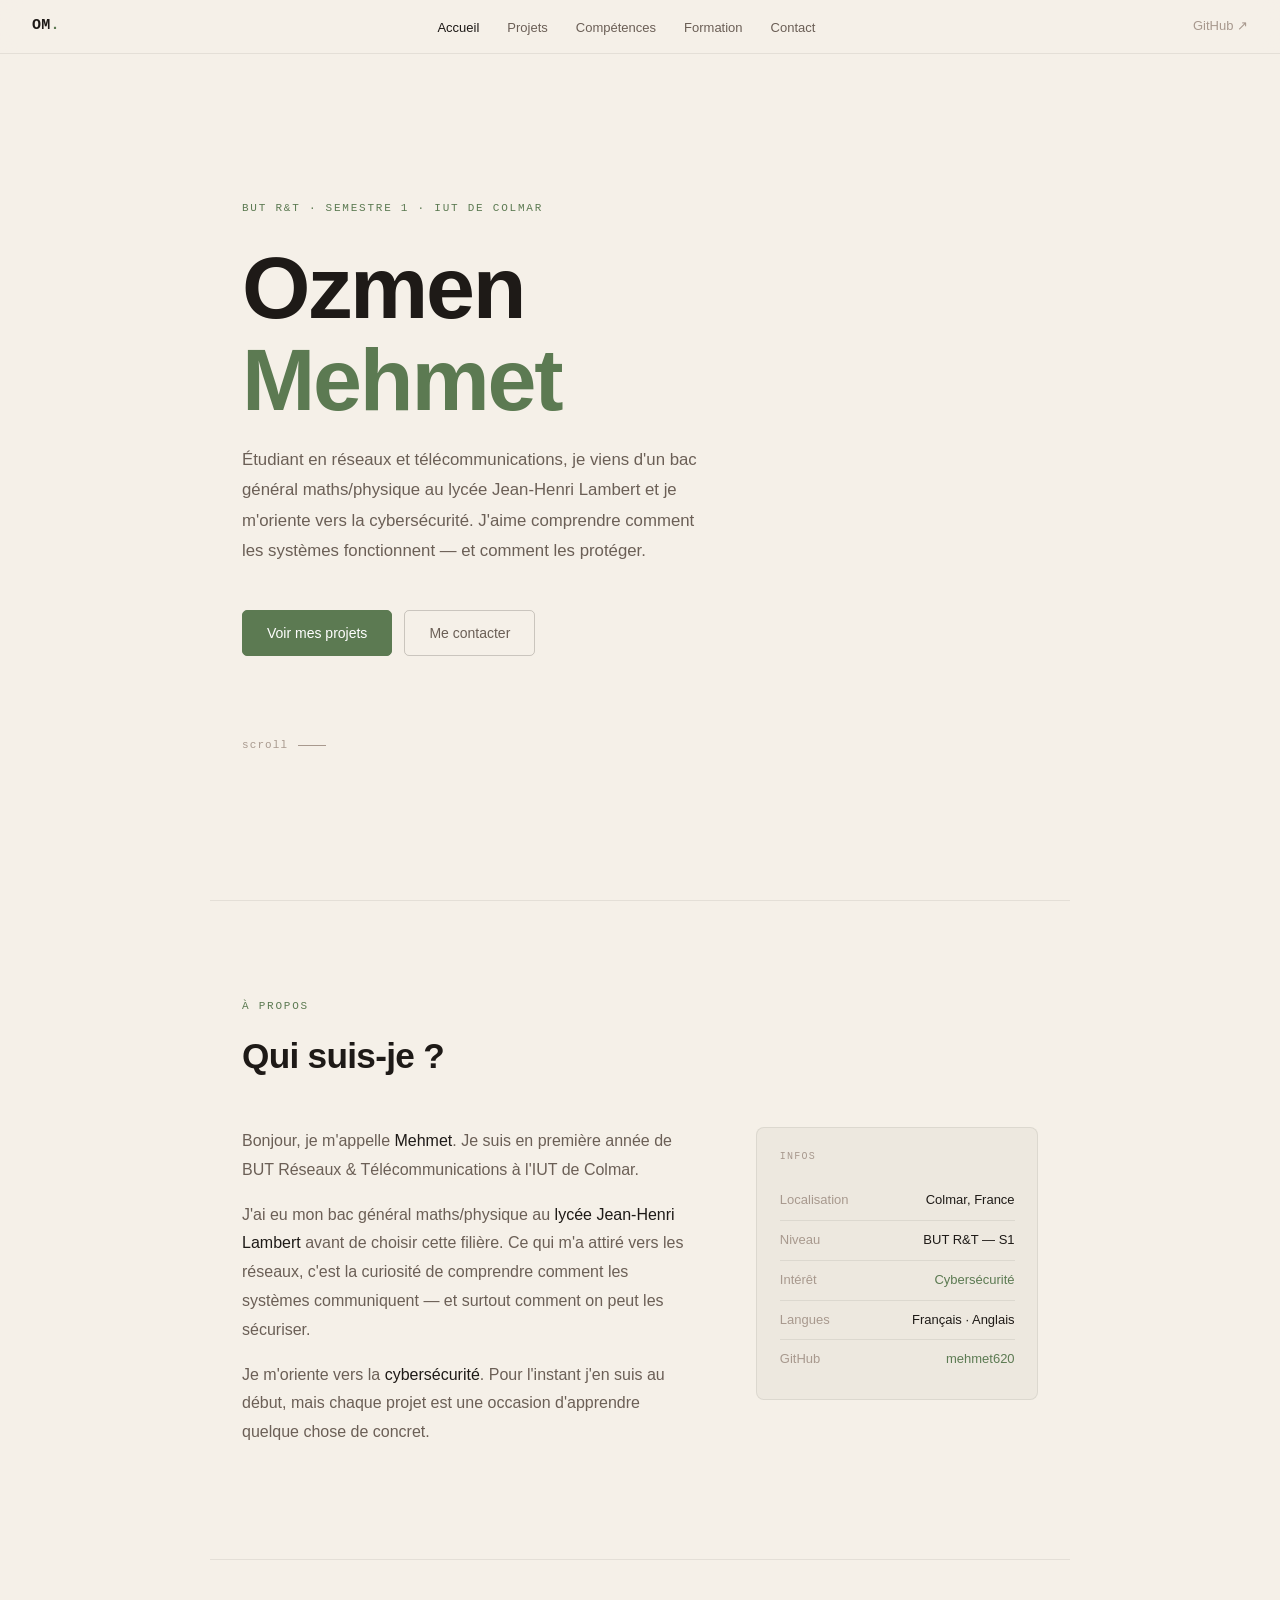
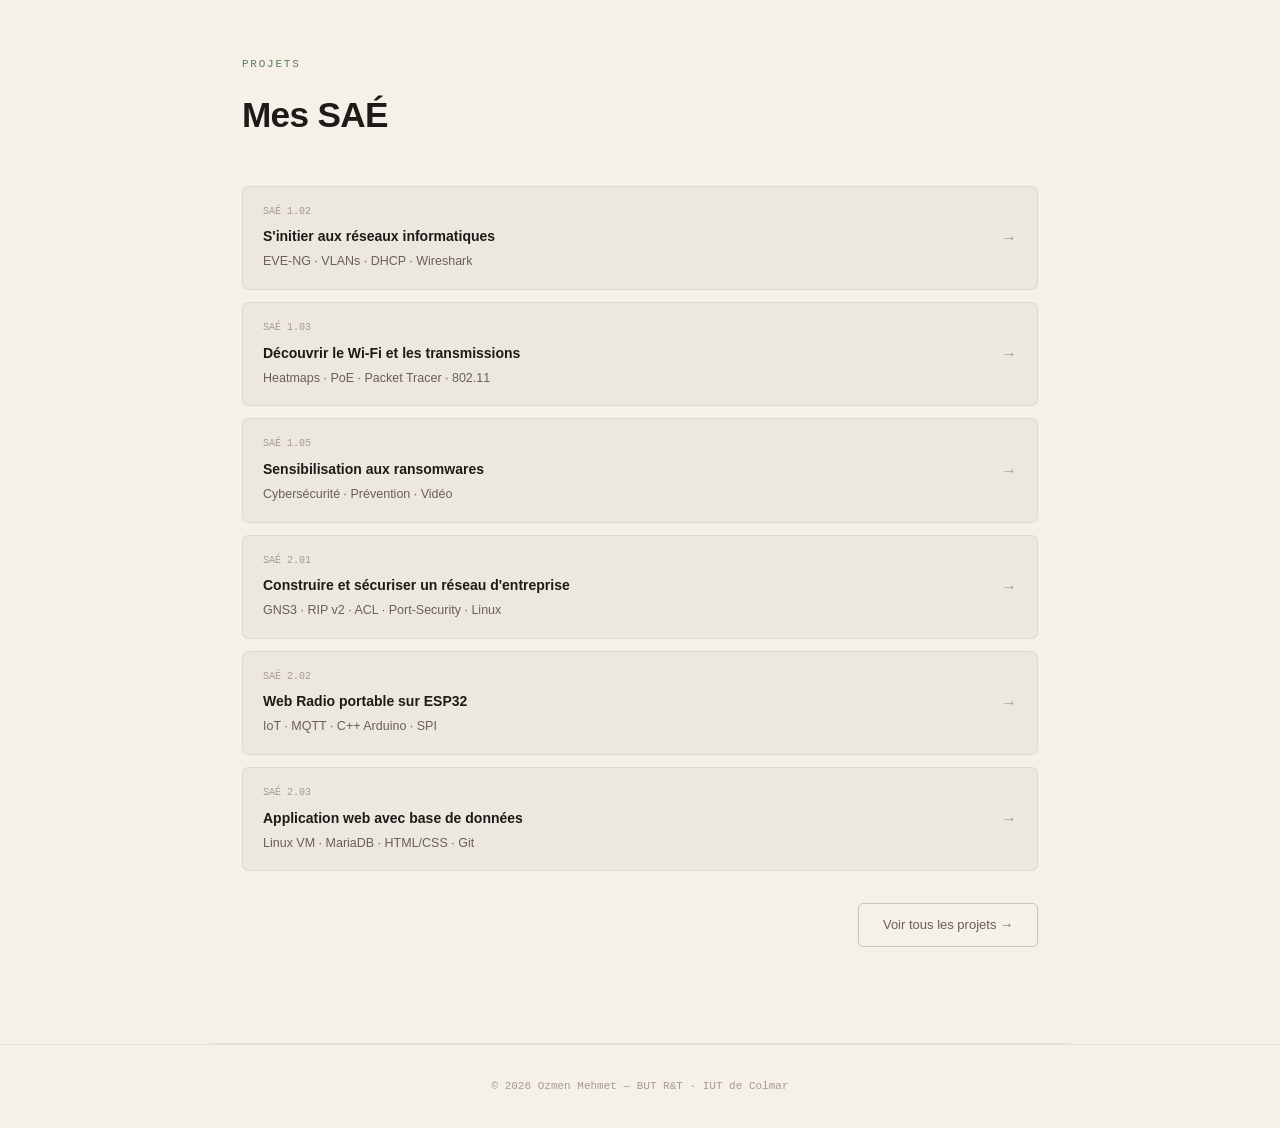
<file: index.html>
<!DOCTYPE html>
<html lang="fr">
<head>
<meta charset="UTF-8"><meta name="viewport" content="width=device-width,initial-scale=1.0">
<title>Ozmen Mehmet — Portfolio R&T</title>
<link rel="stylesheet" href="style.css">
</head>
<body>

<nav>
  <a href="index.html" class="logo">OM<span>.</span></a>
  <ul class="nav-links">
    <li><a href="index.html" class="active">Accueil</a></li>
    <li><a href="projets.html">Projets</a></li>
    <li><a href="competences.html">Compétences</a></li>
    <li><a href="formations.html">Formation</a></li>
    <li><a href="contact.html">Contact</a></li>
  </ul>
  <div class="nav-right">
    <a href="https://github.com/mehmet620" target="_blank" class="nav-icon">GitHub ↗</a>
  </div>
</nav>

<div class="hero">
  <div class="hero-eyebrow">BUT R&T · Semestre 1 · IUT de Colmar</div>
  <h1>Ozmen<br><em>Mehmet</em></h1>
  <p class="hero-sub">Étudiant en réseaux et télécommunications, je viens d'un bac général maths/physique au lycée Jean-Henri Lambert et je m'oriente vers la cybersécurité. J'aime comprendre comment les systèmes fonctionnent — et comment les protéger.</p>
  <div class="hero-btns">
    <a href="projets.html" class="btn btn-fill">Voir mes projets</a>
    <a href="contact.html" class="btn btn-out">Me contacter</a>
  </div>
  <div class="hero-scroll">scroll</div>
</div>

<div class="sep"></div>

<section style="padding:6rem 0">
  <div class="wrap">
    <div style="font-family:var(--mono);font-size:11px;color:var(--acc);letter-spacing:.16em;text-transform:uppercase;margin-bottom:.6rem">À propos</div>
    <h2 style="font-size:clamp(1.5rem,3.5vw,2.2rem);font-weight:700;letter-spacing:-.02em;margin-bottom:2.5rem">Qui suis-je ?</h2>
    <div class="about-grid">
      <div>
        <p>Bonjour, je m'appelle <strong>Mehmet</strong>. Je suis en première année de BUT Réseaux &amp; Télécommunications à l'IUT de Colmar.</p>
        <p>J'ai eu mon bac général maths/physique au <strong>lycée Jean-Henri Lambert</strong> avant de choisir cette filière. Ce qui m'a attiré vers les réseaux, c'est la curiosité de comprendre comment les systèmes communiquent — et surtout comment on peut les sécuriser.</p>
        <p>Je m'oriente vers la <strong>cybersécurité</strong>. Pour l'instant j'en suis au début, mais chaque projet est une occasion d'apprendre quelque chose de concret.</p>
      </div>
      <div>
        <div class="info-card">
          <div class="card-title">Infos</div>
          <div class="info-row"><span class="k">Localisation</span><span class="v">Colmar, France</span></div>
          <div class="info-row"><span class="k">Niveau</span><span class="v">BUT R&T — S1</span></div>
          <div class="info-row"><span class="k">Intérêt</span><span class="v g">Cybersécurité</span></div>
          <div class="info-row"><span class="k">Langues</span><span class="v">Français · Anglais</span></div>
          <div class="info-row"><span class="k">GitHub</span><span class="v"><a href="https://github.com/mehmet620" target="_blank">mehmet620</a></span></div>
        </div>
      </div>
    </div>
  </div>
</section>

<div class="sep"></div>

<section style="padding:6rem 0">
  <div class="wrap">
    <div style="font-family:var(--mono);font-size:11px;color:var(--acc);letter-spacing:.16em;text-transform:uppercase;margin-bottom:.6rem">Projets</div>
    <h2 style="font-size:clamp(1.5rem,3.5vw,2.2rem);font-weight:700;letter-spacing:-.02em;margin-bottom:2.5rem">Mes SAÉ</h2>
    <div class="preview-list">
      <a href="sae102.html" class="preview-item">
        <div><div class="preview-num">SAÉ 1.02</div><h3>S'initier aux réseaux informatiques</h3><p>EVE-NG · VLANs · DHCP · Wireshark</p></div>
        <span class="arr">→</span>
      </a>
      <a href="sae103.html" class="preview-item">
        <div><div class="preview-num">SAÉ 1.03</div><h3>Découvrir le Wi-Fi et les transmissions</h3><p>Heatmaps · PoE · Packet Tracer · 802.11</p></div>
        <span class="arr">→</span>
      </a>
      <a href="sae105.html" class="preview-item">
        <div><div class="preview-num">SAÉ 1.05</div><h3>Sensibilisation aux ransomwares</h3><p>Cybersécurité · Prévention · Vidéo</p></div>
        <span class="arr">→</span>
      </a>
      <a href="sae201.html" class="preview-item">
        <div><div class="preview-num">SAÉ 2.01</div><h3>Construire et sécuriser un réseau d'entreprise</h3><p>GNS3 · RIP v2 · ACL · Port-Security · Linux</p></div>
        <span class="arr">→</span>
      </a>
      <a href="sae202.html" class="preview-item">
        <div><div class="preview-num">SAÉ 2.02</div><h3>Web Radio portable sur ESP32</h3><p>IoT · MQTT · C++ Arduino · SPI</p></div>
        <span class="arr">→</span>
      </a>
      <a href="sae203.html" class="preview-item">
        <div><div class="preview-num">SAÉ 2.03</div><h3>Application web avec base de données</h3><p>Linux VM · MariaDB · HTML/CSS · Git</p></div>
        <span class="arr">→</span>
      </a>
    </div>
    <div style="margin-top:2rem;text-align:right"><a href="projets.html" class="btn btn-out" style="font-size:13px">Voir tous les projets →</a></div>
  </div>
</section>

<div class="sep"></div>

<footer>© 2026 Ozmen Mehmet — BUT R&T · IUT de Colmar</footer>
</body>
</html>
</file>
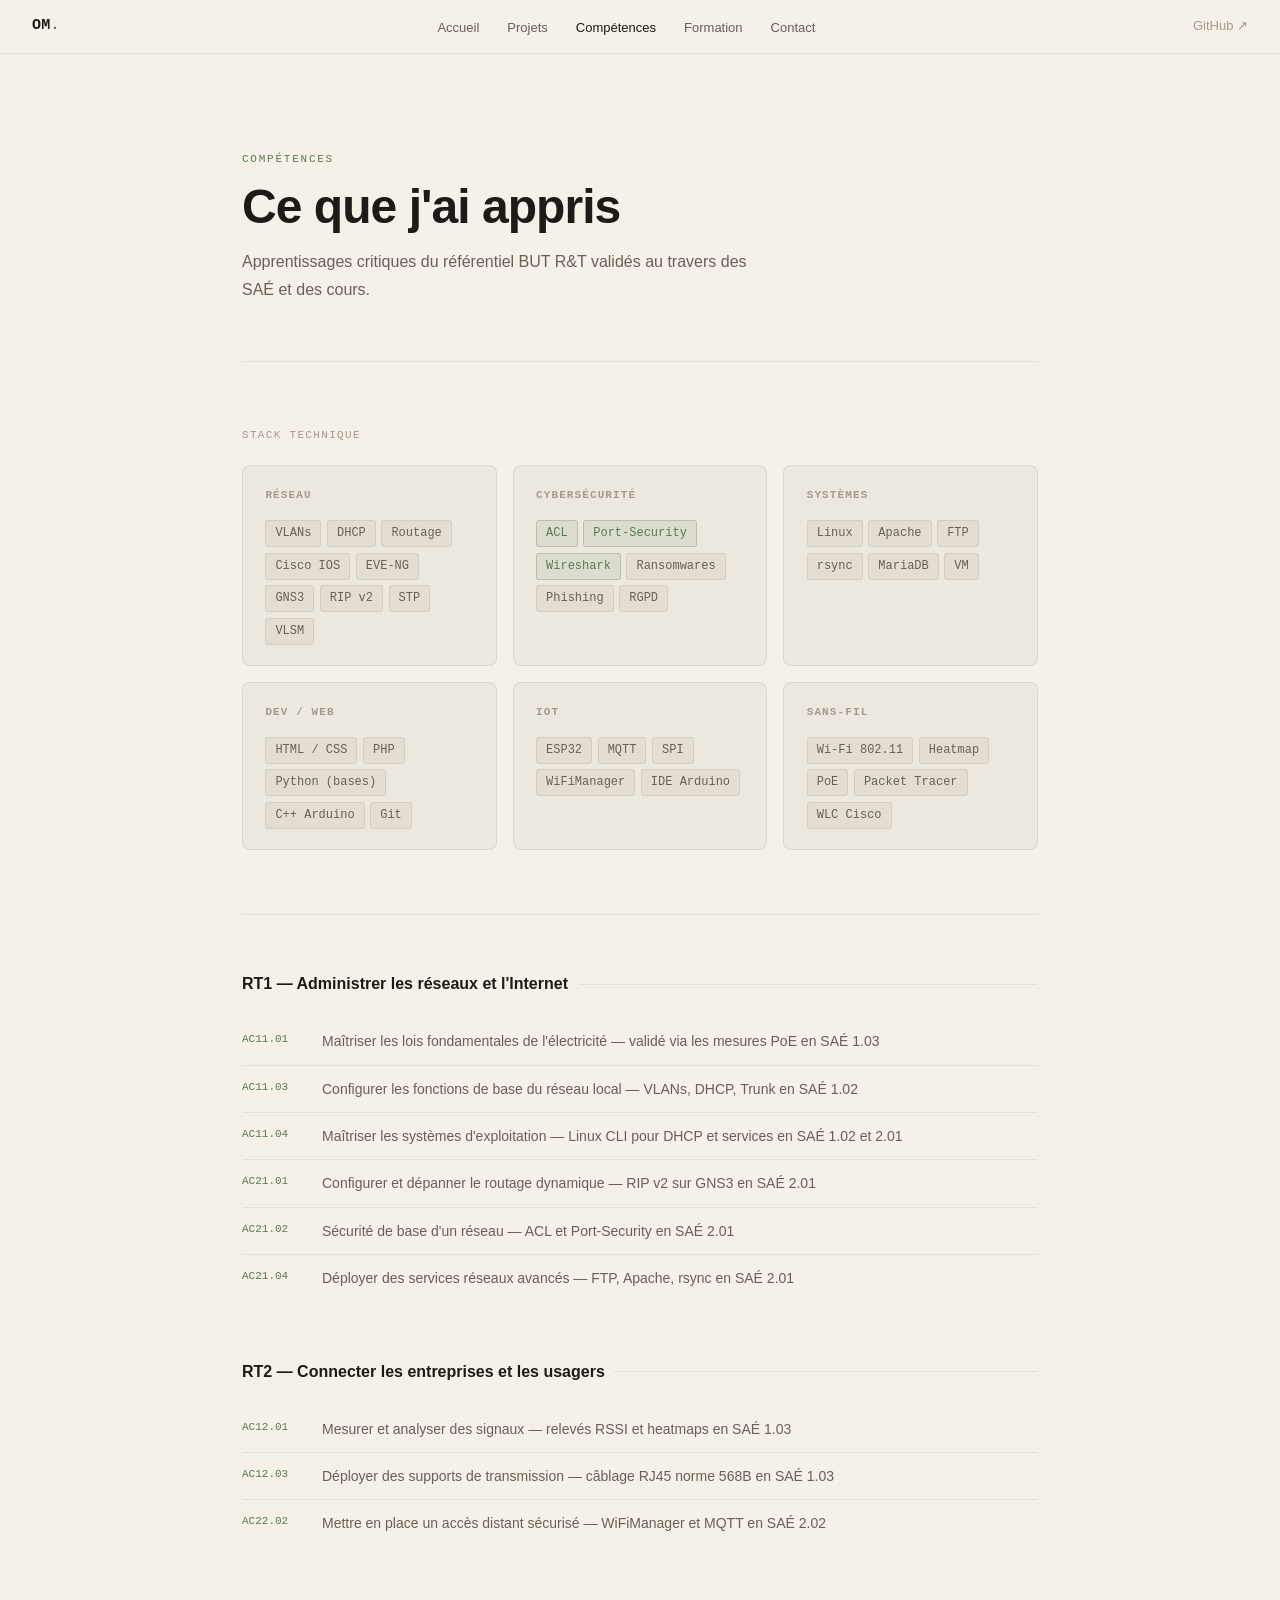
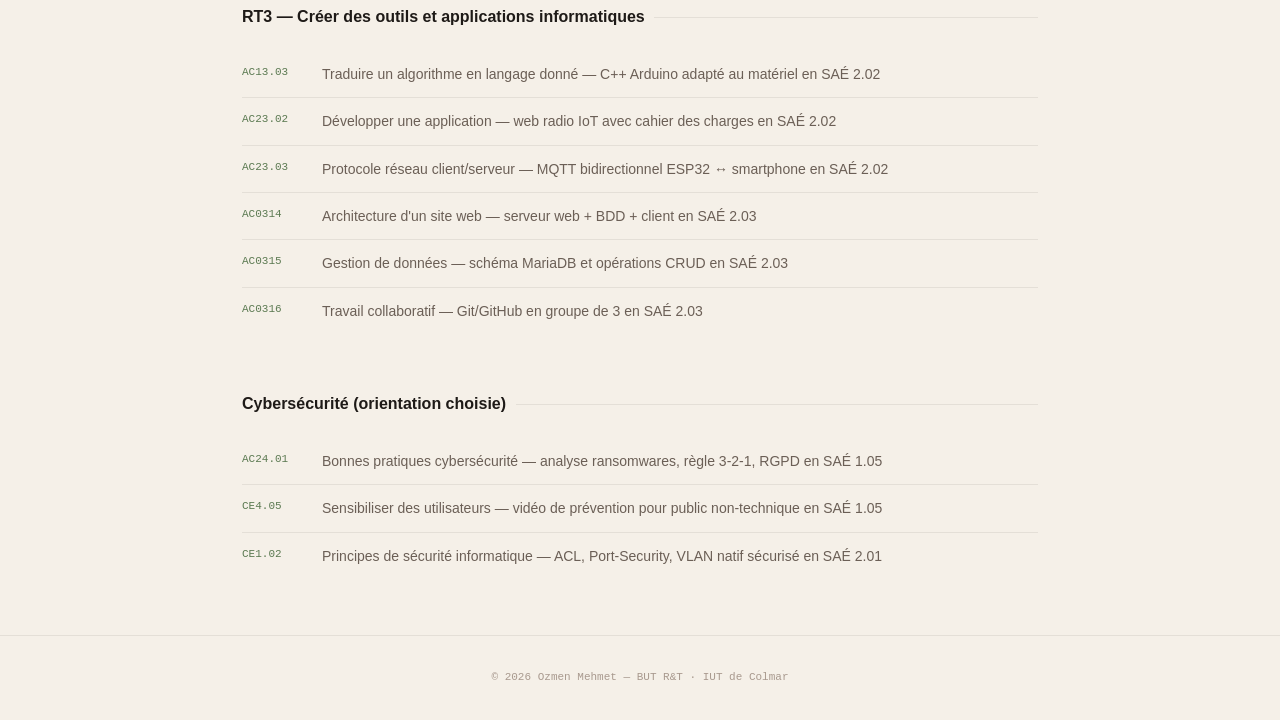
<file: competences.html>
<!DOCTYPE html>
<html lang="fr">
<head>
<meta charset="UTF-8"><meta name="viewport" content="width=device-width,initial-scale=1.0">
<title>Compétences — Ozmen Mehmet</title>
<link rel="stylesheet" href="style.css">
</head>
<body>
<nav>
  <a href="index.html" class="logo">OM<span>.</span></a>
  <ul class="nav-links">
    <li><a href="index.html">Accueil</a></li>
    <li><a href="projets.html">Projets</a></li>
    <li><a href="competences.html" class="active">Compétences</a></li>
    <li><a href="formations.html">Formation</a></li>
    <li><a href="contact.html">Contact</a></li>
  </ul>
  <div class="nav-right"><a href="https://github.com/mehmet620" target="_blank" class="nav-icon">GitHub ↗</a></div>
</nav>

<div class="wrap pt">
  <div class="page-header">
    <div class="eyebrow">Compétences</div>
    <h1>Ce que j'ai appris</h1>
    <p>Apprentissages critiques du référentiel BUT R&T validés au travers des SAÉ et des cours.</p>
  </div>

  <!-- OUTILS -->
  <div style="margin-bottom:4rem">
    <div style="font-family:var(--mono);font-size:11px;color:var(--t3);letter-spacing:.12em;text-transform:uppercase;margin-bottom:1.25rem">Stack technique</div>
    <div class="stack-grid">
      <div class="stack-card">
        <h3>Réseau</h3>
        <div class="chips">
          <span class="chip">VLANs</span><span class="chip">DHCP</span><span class="chip">Routage</span><span class="chip">Cisco IOS</span><span class="chip">EVE-NG</span><span class="chip">GNS3</span><span class="chip">RIP v2</span><span class="chip">STP</span><span class="chip">VLSM</span>
        </div>
      </div>
      <div class="stack-card">
        <h3>Cybersécurité</h3>
        <div class="chips">
          <span class="chip a">ACL</span><span class="chip a">Port-Security</span><span class="chip a">Wireshark</span><span class="chip">Ransomwares</span><span class="chip">Phishing</span><span class="chip">RGPD</span>
        </div>
      </div>
      <div class="stack-card">
        <h3>Systèmes</h3>
        <div class="chips">
          <span class="chip">Linux</span><span class="chip">Apache</span><span class="chip">FTP</span><span class="chip">rsync</span><span class="chip">MariaDB</span><span class="chip">VM</span>
        </div>
      </div>
      <div class="stack-card">
        <h3>Dev / Web</h3>
        <div class="chips">
          <span class="chip">HTML / CSS</span><span class="chip">PHP</span><span class="chip">Python (bases)</span><span class="chip">C++ Arduino</span><span class="chip">Git</span>
        </div>
      </div>
      <div class="stack-card">
        <h3>IoT</h3>
        <div class="chips">
          <span class="chip">ESP32</span><span class="chip">MQTT</span><span class="chip">SPI</span><span class="chip">WiFiManager</span><span class="chip">IDE Arduino</span>
        </div>
      </div>
      <div class="stack-card">
        <h3>Sans-fil</h3>
        <div class="chips">
          <span class="chip">Wi-Fi 802.11</span><span class="chip">Heatmap</span><span class="chip">PoE</span><span class="chip">Packet Tracer</span><span class="chip">WLC Cisco</span>
        </div>
      </div>
    </div>
  </div>

  <div class="sep"></div>

  <!-- COMPÉTENCE 1 -->
  <div class="comp-section" style="margin-top:3.5rem">
    <h2>RT1 — Administrer les réseaux et l'Internet</h2>
    <table class="ac-table">
      <tr><td>AC11.01</td><td>Maîtriser les lois fondamentales de l'électricité — validé via les mesures PoE en SAÉ 1.03</td></tr>
      <tr><td>AC11.03</td><td>Configurer les fonctions de base du réseau local — VLANs, DHCP, Trunk en SAÉ 1.02</td></tr>
      <tr><td>AC11.04</td><td>Maîtriser les systèmes d'exploitation — Linux CLI pour DHCP et services en SAÉ 1.02 et 2.01</td></tr>
      <tr><td>AC21.01</td><td>Configurer et dépanner le routage dynamique — RIP v2 sur GNS3 en SAÉ 2.01</td></tr>
      <tr><td>AC21.02</td><td>Sécurité de base d'un réseau — ACL et Port-Security en SAÉ 2.01</td></tr>
      <tr><td>AC21.04</td><td>Déployer des services réseaux avancés — FTP, Apache, rsync en SAÉ 2.01</td></tr>
    </table>
  </div>

  <!-- COMPÉTENCE 2 -->
  <div class="comp-section">
    <h2>RT2 — Connecter les entreprises et les usagers</h2>
    <table class="ac-table">
      <tr><td>AC12.01</td><td>Mesurer et analyser des signaux — relevés RSSI et heatmaps en SAÉ 1.03</td></tr>
      <tr><td>AC12.03</td><td>Déployer des supports de transmission — câblage RJ45 norme 568B en SAÉ 1.03</td></tr>
      <tr><td>AC22.02</td><td>Mettre en place un accès distant sécurisé — WiFiManager et MQTT en SAÉ 2.02</td></tr>
    </table>
  </div>

  <!-- COMPÉTENCE 3 -->
  <div class="comp-section">
    <h2>RT3 — Créer des outils et applications informatiques</h2>
    <table class="ac-table">
      <tr><td>AC13.03</td><td>Traduire un algorithme en langage donné — C++ Arduino adapté au matériel en SAÉ 2.02</td></tr>
      <tr><td>AC23.02</td><td>Développer une application — web radio IoT avec cahier des charges en SAÉ 2.02</td></tr>
      <tr><td>AC23.03</td><td>Protocole réseau client/serveur — MQTT bidirectionnel ESP32 ↔ smartphone en SAÉ 2.02</td></tr>
      <tr><td>AC0314</td><td>Architecture d'un site web — serveur web + BDD + client en SAÉ 2.03</td></tr>
      <tr><td>AC0315</td><td>Gestion de données — schéma MariaDB et opérations CRUD en SAÉ 2.03</td></tr>
      <tr><td>AC0316</td><td>Travail collaboratif — Git/GitHub en groupe de 3 en SAÉ 2.03</td></tr>
    </table>
  </div>

  <!-- Cybersécurité -->
  <div class="comp-section">
    <h2>Cybersécurité (orientation choisie)</h2>
    <table class="ac-table">
      <tr><td>AC24.01</td><td>Bonnes pratiques cybersécurité — analyse ransomwares, règle 3-2-1, RGPD en SAÉ 1.05</td></tr>
      <tr><td>CE4.05</td><td>Sensibiliser des utilisateurs — vidéo de prévention pour public non-technique en SAÉ 1.05</td></tr>
      <tr><td>CE1.02</td><td>Principes de sécurité informatique — ACL, Port-Security, VLAN natif sécurisé en SAÉ 2.01</td></tr>
    </table>
  </div>
</div>

<footer>© 2026 Ozmen Mehmet — BUT R&T · IUT de Colmar</footer>
</body>
</html>
</file>
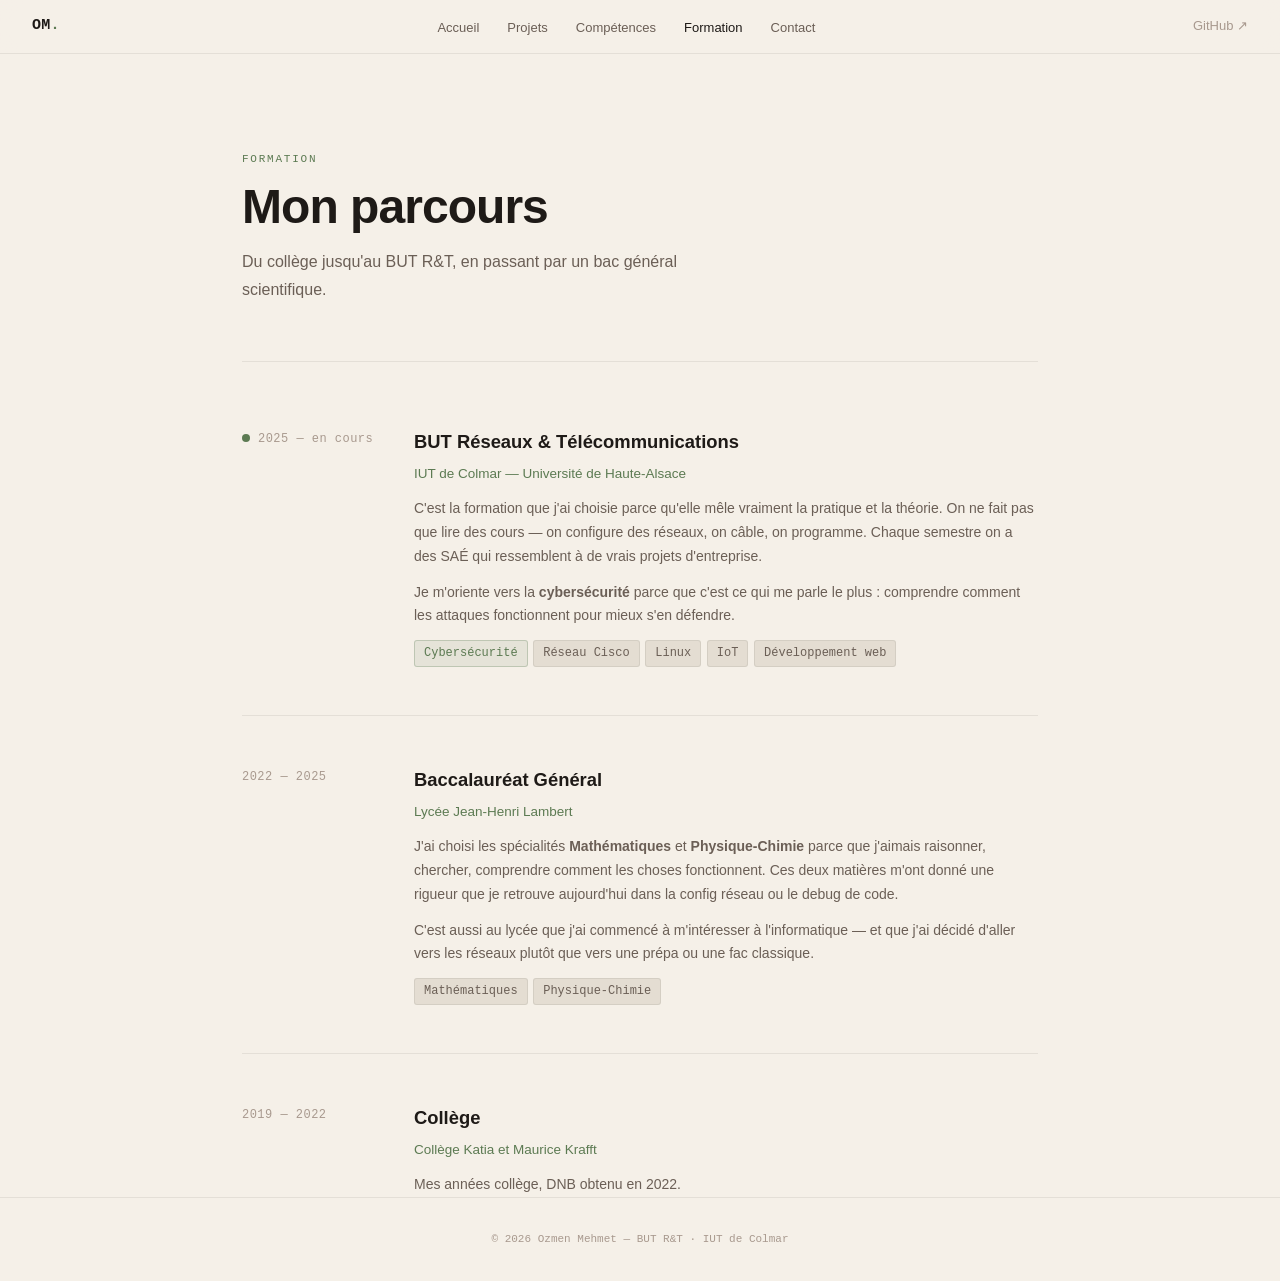
<file: formations.html>
<!DOCTYPE html>
<html lang="fr">
<head>
<meta charset="UTF-8"><meta name="viewport" content="width=device-width,initial-scale=1.0">
<title>Formation — Ozmen Mehmet</title>
<link rel="stylesheet" href="style.css">
</head>
<body>
<nav>
  <a href="index.html" class="logo">OM<span>.</span></a>
  <ul class="nav-links">
    <li><a href="index.html">Accueil</a></li>
    <li><a href="projets.html">Projets</a></li>
    <li><a href="competences.html">Compétences</a></li>
    <li><a href="formations.html" class="active">Formation</a></li>
    <li><a href="contact.html">Contact</a></li>
  </ul>
  <div class="nav-right"><a href="https://github.com/mehmet620" target="_blank" class="nav-icon">GitHub ↗</a></div>
</nav>

<div class="wrap pt">
  <div class="page-header">
    <div class="eyebrow">Formation</div>
    <h1>Mon parcours</h1>
    <p>Du collège jusqu'au BUT R&T, en passant par un bac général scientifique.</p>
  </div>

  <div class="form-list">

    <div class="form-item">
      <div class="form-date"><span class="form-dot"></span>2025 — en cours</div>
      <div class="form-content">
        <h2>BUT Réseaux &amp; Télécommunications</h2>
        <div class="form-school">IUT de Colmar — Université de Haute-Alsace</div>
        <p>C'est la formation que j'ai choisie parce qu'elle mêle vraiment la pratique et la théorie. On ne fait pas que lire des cours — on configure des réseaux, on câble, on programme. Chaque semestre on a des SAÉ qui ressemblent à de vrais projets d'entreprise.</p>
        <p>Je m'oriente vers la <strong>cybersécurité</strong> parce que c'est ce qui me parle le plus : comprendre comment les attaques fonctionnent pour mieux s'en défendre.</p>
        <div class="chips" style="margin-top:.75rem">
          <span class="chip a">Cybersécurité</span><span class="chip">Réseau Cisco</span><span class="chip">Linux</span><span class="chip">IoT</span><span class="chip">Développement web</span>
        </div>
      </div>
    </div>

    <div class="form-item">
      <div class="form-date">2022 — 2025</div>
      <div class="form-content">
        <h2>Baccalauréat Général</h2>
        <div class="form-school">Lycée Jean-Henri Lambert</div>
        <p>J'ai choisi les spécialités <strong>Mathématiques</strong> et <strong>Physique-Chimie</strong> parce que j'aimais raisonner, chercher, comprendre comment les choses fonctionnent. Ces deux matières m'ont donné une rigueur que je retrouve aujourd'hui dans la config réseau ou le debug de code.</p>
        <p>C'est aussi au lycée que j'ai commencé à m'intéresser à l'informatique — et que j'ai décidé d'aller vers les réseaux plutôt que vers une prépa ou une fac classique.</p>
        <div class="chips" style="margin-top:.75rem">
          <span class="chip">Mathématiques</span><span class="chip">Physique-Chimie</span>
        </div>
      </div>
    </div>

    <div class="form-item">
      <div class="form-date">2019 — 2022</div>
      <div class="form-content">
        <h2>Collège</h2>
        <div class="form-school">Collège Katia et Maurice Krafft</div>
        <p>Mes années collège, DNB obtenu en 2022.</p>
      </div>
    </div>

  </div>
</div>

<footer>© 2026 Ozmen Mehmet — BUT R&T · IUT de Colmar</footer>
</body>
</html>
</file>
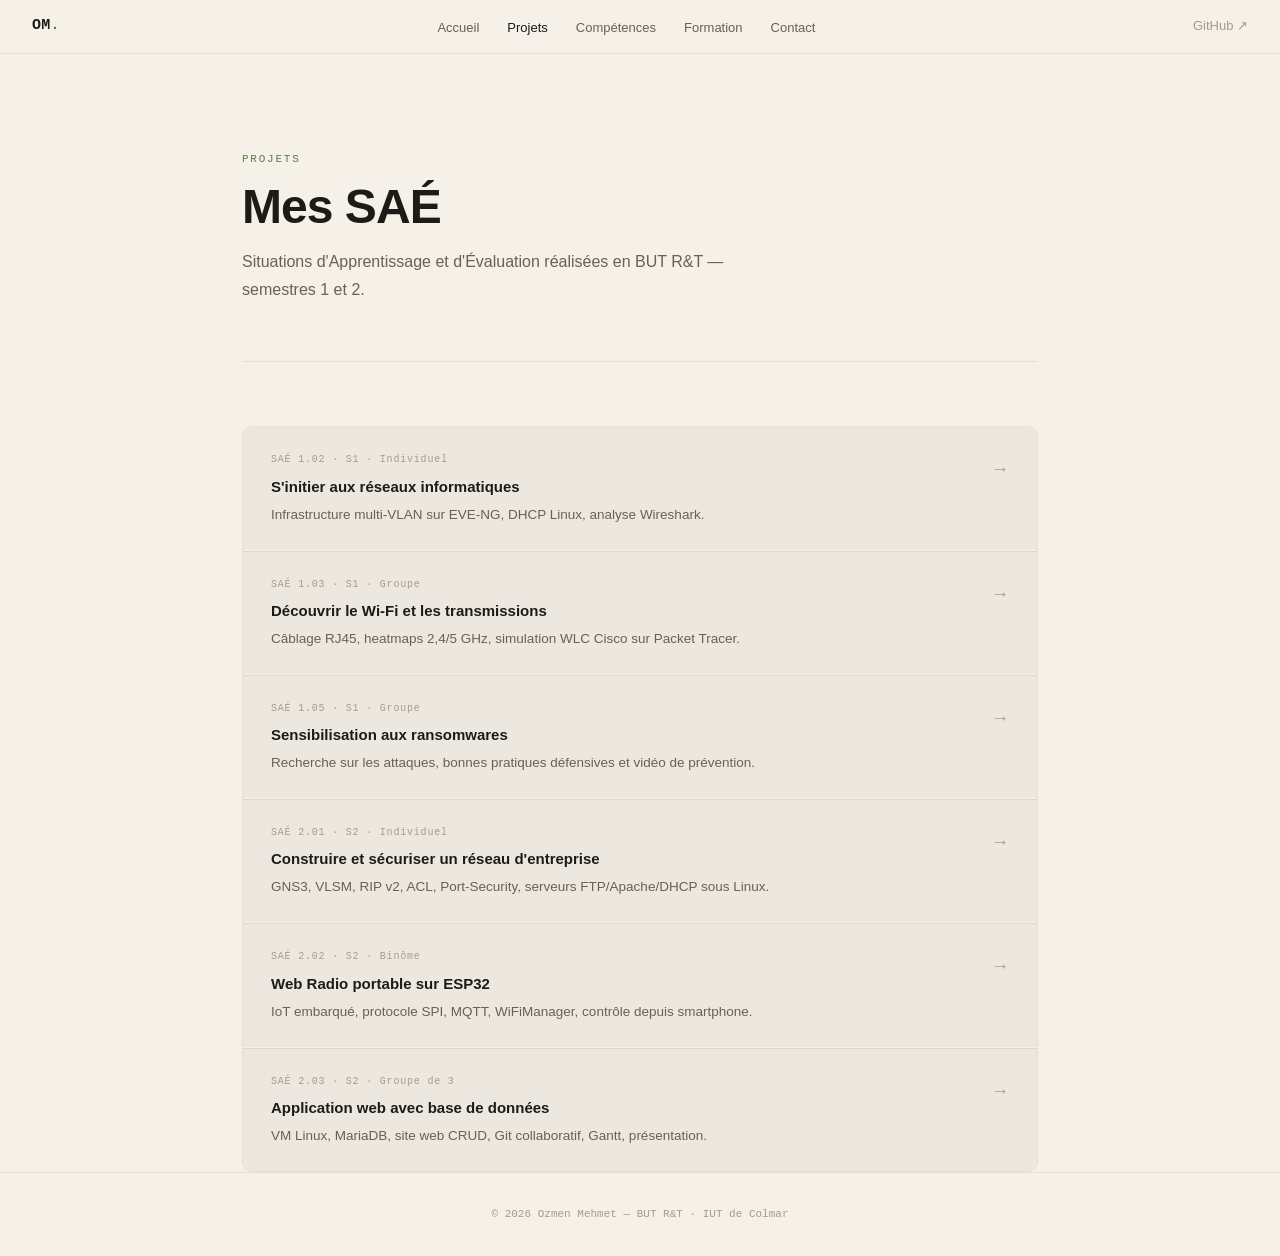
<file: projets.html>
<!DOCTYPE html>
<html lang="fr">
<head>
<meta charset="UTF-8"><meta name="viewport" content="width=device-width,initial-scale=1.0">
<title>Projets — Ozmen Mehmet</title>
<link rel="stylesheet" href="style.css">
</head>
<body>

<nav>
  <a href="index.html" class="logo">OM<span>.</span></a>
  <ul class="nav-links">
    <li><a href="index.html">Accueil</a></li>
    <li><a href="projets.html" class="active">Projets</a></li>
    <li><a href="competences.html">Compétences</a></li>
    <li><a href="formations.html">Formation</a></li>
    <li><a href="contact.html">Contact</a></li>
  </ul>
  <div class="nav-right"><a href="https://github.com/mehmet620" target="_blank" class="nav-icon">GitHub ↗</a></div>
</nav>

<div class="wrap pt">
  <div class="page-header">
    <div class="eyebrow">Projets</div>
    <h1>Mes SAÉ</h1>
    <p>Situations d'Apprentissage et d'Évaluation réalisées en BUT R&T — semestres 1 et 2.</p>
  </div>

  <div class="proj-grid">

    <a href="sae102.html" class="proj-item" id="sae102">
      <div>
        <div class="proj-num">SAÉ 1.02 · S1 · Individuel</div>
        <h3>S'initier aux réseaux informatiques</h3>
        <p>Infrastructure multi-VLAN sur EVE-NG, DHCP Linux, analyse Wireshark.</p>
      </div>
      <span class="proj-arrow">→</span>
    </a>

    <a href="sae103.html" class="proj-item" id="sae103">
      <div>
        <div class="proj-num">SAÉ 1.03 · S1 · Groupe</div>
        <h3>Découvrir le Wi-Fi et les transmissions</h3>
        <p>Câblage RJ45, heatmaps 2,4/5 GHz, simulation WLC Cisco sur Packet Tracer.</p>
      </div>
      <span class="proj-arrow">→</span>
    </a>

    <a href="sae105.html" class="proj-item" id="sae105">
      <div>
        <div class="proj-num">SAÉ 1.05 · S1 · Groupe</div>
        <h3>Sensibilisation aux ransomwares</h3>
        <p>Recherche sur les attaques, bonnes pratiques défensives et vidéo de prévention.</p>
      </div>
      <span class="proj-arrow">→</span>
    </a>

    <a href="sae201.html" class="proj-item" id="sae201">
      <div>
        <div class="proj-num">SAÉ 2.01 · S2 · Individuel</div>
        <h3>Construire et sécuriser un réseau d'entreprise</h3>
        <p>GNS3, VLSM, RIP v2, ACL, Port-Security, serveurs FTP/Apache/DHCP sous Linux.</p>
      </div>
      <span class="proj-arrow">→</span>
    </a>

    <a href="sae202.html" class="proj-item" id="sae202">
      <div>
        <div class="proj-num">SAÉ 2.02 · S2 · Binôme</div>
        <h3>Web Radio portable sur ESP32</h3>
        <p>IoT embarqué, protocole SPI, MQTT, WiFiManager, contrôle depuis smartphone.</p>
      </div>
      <span class="proj-arrow">→</span>
    </a>

    <a href="sae203.html" class="proj-item" id="sae203">
      <div>
        <div class="proj-num">SAÉ 2.03 · S2 · Groupe de 3</div>
        <h3>Application web avec base de données</h3>
        <p>VM Linux, MariaDB, site web CRUD, Git collaboratif, Gantt, présentation.</p>
      </div>
      <span class="proj-arrow">→</span>
    </a>

  </div>
</div>

<footer>© 2026 Ozmen Mehmet — BUT R&T · IUT de Colmar</footer>
</body>
</html>
</file>
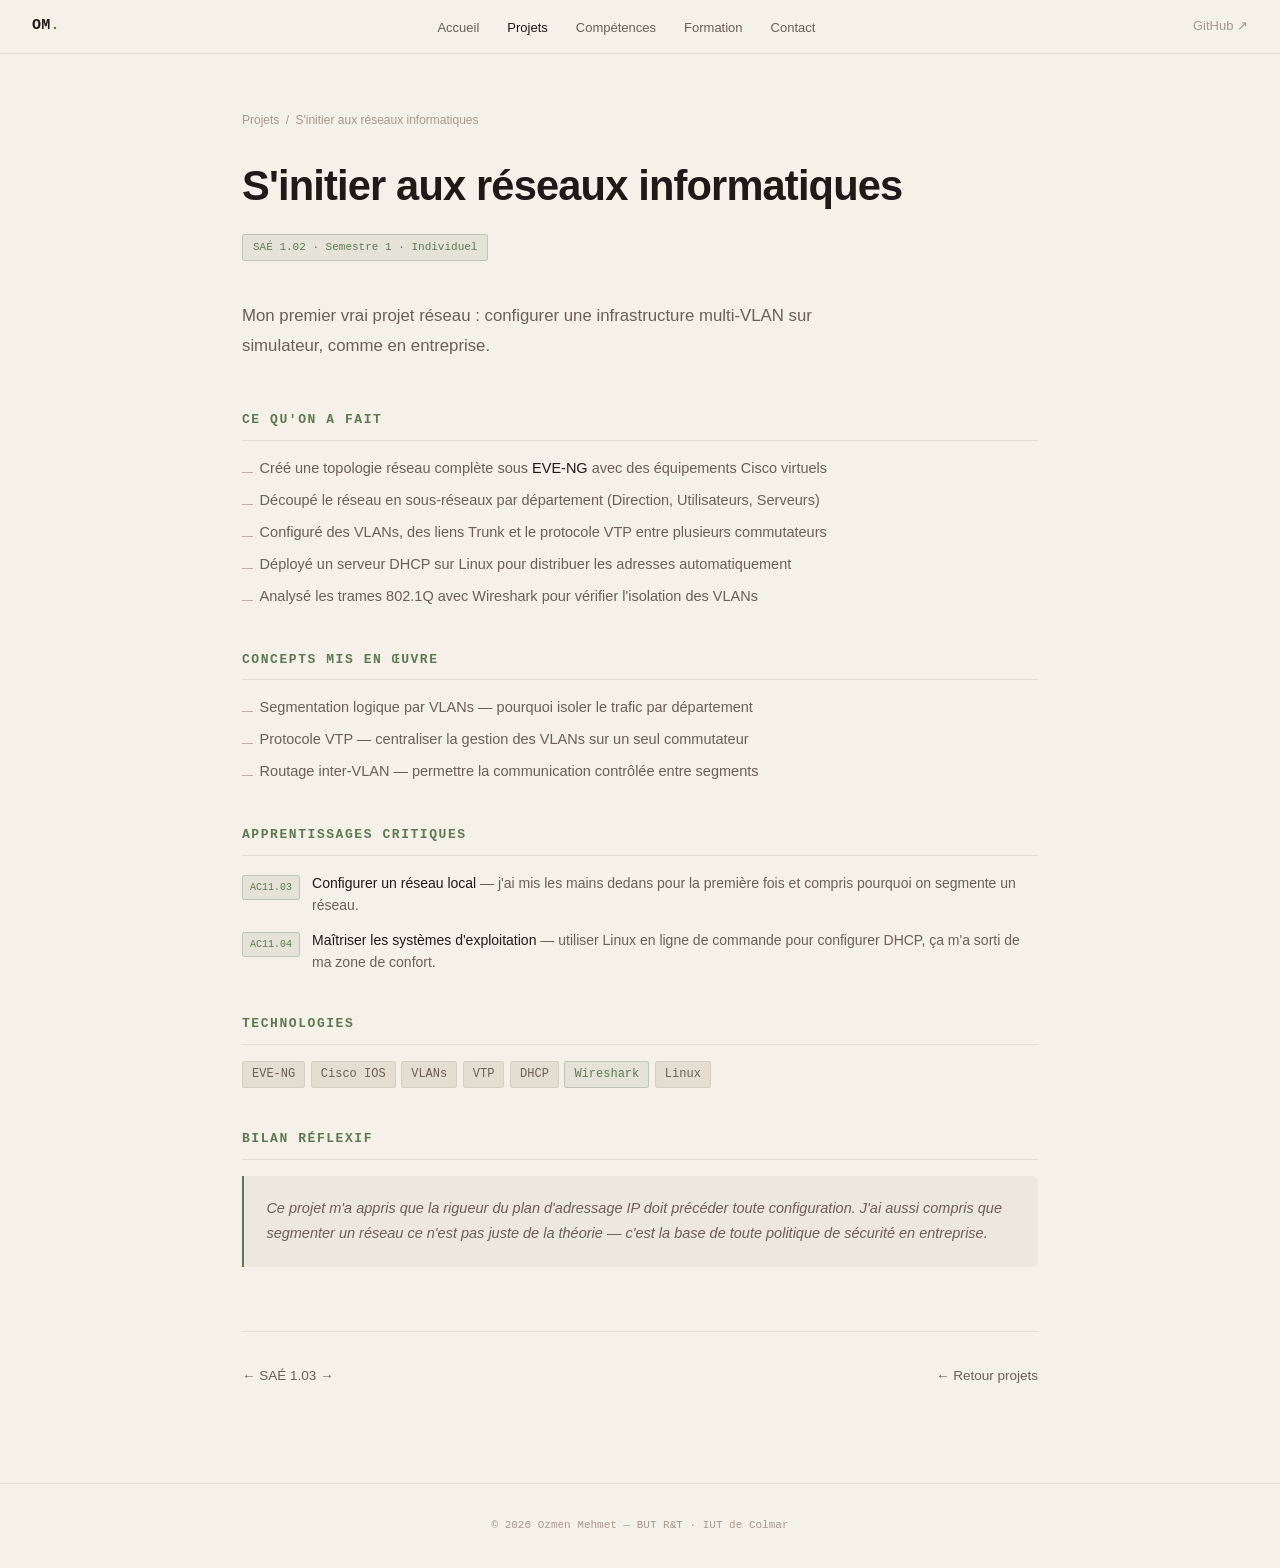
<file: sae102.html>
<!DOCTYPE html>
<html lang="fr">
<head>
<meta charset="UTF-8"><meta name="viewport" content="width=device-width,initial-scale=1.0">
<title>S'initier aux réseaux informatiques — Ozmen Mehmet</title>
<link rel="stylesheet" href="style.css">
</head>
<body>
<nav>
  <a href="index.html" class="logo">OM<span>.</span></a>
  <ul class="nav-links">
    <li><a href="index.html">Accueil</a></li>
    <li><a href="projets.html" class="active">Projets</a></li>
    <li><a href="competences.html">Compétences</a></li>
    <li><a href="formations.html">Formation</a></li>
    <li><a href="contact.html">Contact</a></li>
  </ul>
  <div class="nav-right"><a href="https://github.com/mehmet620" target="_blank" class="nav-icon">GitHub ↗</a></div>
</nav>

<div class="proj-detail pt" style="padding-top:calc(54px + 3.5rem)">
  <div class="bread"><a href="projets.html">Projets</a><span>/</span><span>S'initier aux réseaux informatiques</span></div>

  <h1 style="font-size:clamp(1.6rem,4vw,2.6rem);font-weight:700;letter-spacing:-.02em;line-height:1.12;margin-bottom:1.5rem">S'initier aux réseaux informatiques</h1>

  <div class="proj-meta-bar">
    <span class="meta-tag g">SAÉ 1.02 · Semestre 1 · Individuel</span>
  </div>

  <p style="font-size:1.05rem;color:var(--t2);line-height:1.8;max-width:620px;margin-bottom:3rem">Mon premier vrai projet réseau : configurer une infrastructure multi-VLAN sur simulateur, comme en entreprise.</p>

  <div class="section-block">
    <h2>Ce qu'on a fait</h2>
    <ul><li>Créé une topologie réseau complète sous <strong>EVE-NG</strong> avec des équipements Cisco virtuels</li>
<li>Découpé le réseau en sous-réseaux par département (Direction, Utilisateurs, Serveurs)</li>
<li>Configuré des VLANs, des liens Trunk et le protocole VTP entre plusieurs commutateurs</li>
<li>Déployé un serveur DHCP sur Linux pour distribuer les adresses automatiquement</li>
<li>Analysé les trames 802.1Q avec Wireshark pour vérifier l&apos;isolation des VLANs</li></ul>
  </div>

  <div class="section-block">
    <h2>Concepts mis en œuvre</h2>
    <ul><li>Segmentation logique par VLANs — pourquoi isoler le trafic par département</li>
<li>Protocole VTP — centraliser la gestion des VLANs sur un seul commutateur</li>
<li>Routage inter-VLAN — permettre la communication contrôlée entre segments</li></ul>
  </div>

  <div class="section-block">
    <h2>Apprentissages critiques</h2>
    <div class="ac-list"><div class="ac-row"><span class="ac-tag">AC11.03</span><p><strong>Configurer un réseau local</strong> — j&apos;ai mis les mains dedans pour la première fois et compris pourquoi on segmente un réseau.</p></div>
<div class="ac-row"><span class="ac-tag">AC11.04</span><p><strong>Maîtriser les systèmes d&apos;exploitation</strong> — utiliser Linux en ligne de commande pour configurer DHCP, ça m&apos;a sorti de ma zone de confort.</p></div></div>
  </div>

  <div class="section-block">
    <h2>Technologies</h2>
    <div class="chips" style="margin-top:.4rem"><span class="chip">EVE-NG</span><span class="chip">Cisco IOS</span><span class="chip">VLANs</span><span class="chip">VTP</span><span class="chip">DHCP</span><span class="chip a">Wireshark</span><span class="chip">Linux</span></div>
  </div>

  <div class="section-block">
    <h2>Bilan réflexif</h2>
    <div class="bilan-box">Ce projet m&apos;a appris que la rigueur du plan d&apos;adressage IP doit précéder toute configuration. J&apos;ai aussi compris que segmenter un réseau ce n&apos;est pas juste de la théorie — c&apos;est la base de toute politique de sécurité en entreprise.</div>
  </div>

  <div class="proj-nav">
    <a href="projets.html">← SAÉ 1.03 →</a>
    <a href="sae103.html">← Retour projets</a>
  </div>
</div>

<footer>© 2026 Ozmen Mehmet — BUT R&T · IUT de Colmar</footer>
</body>
</html>
</file>
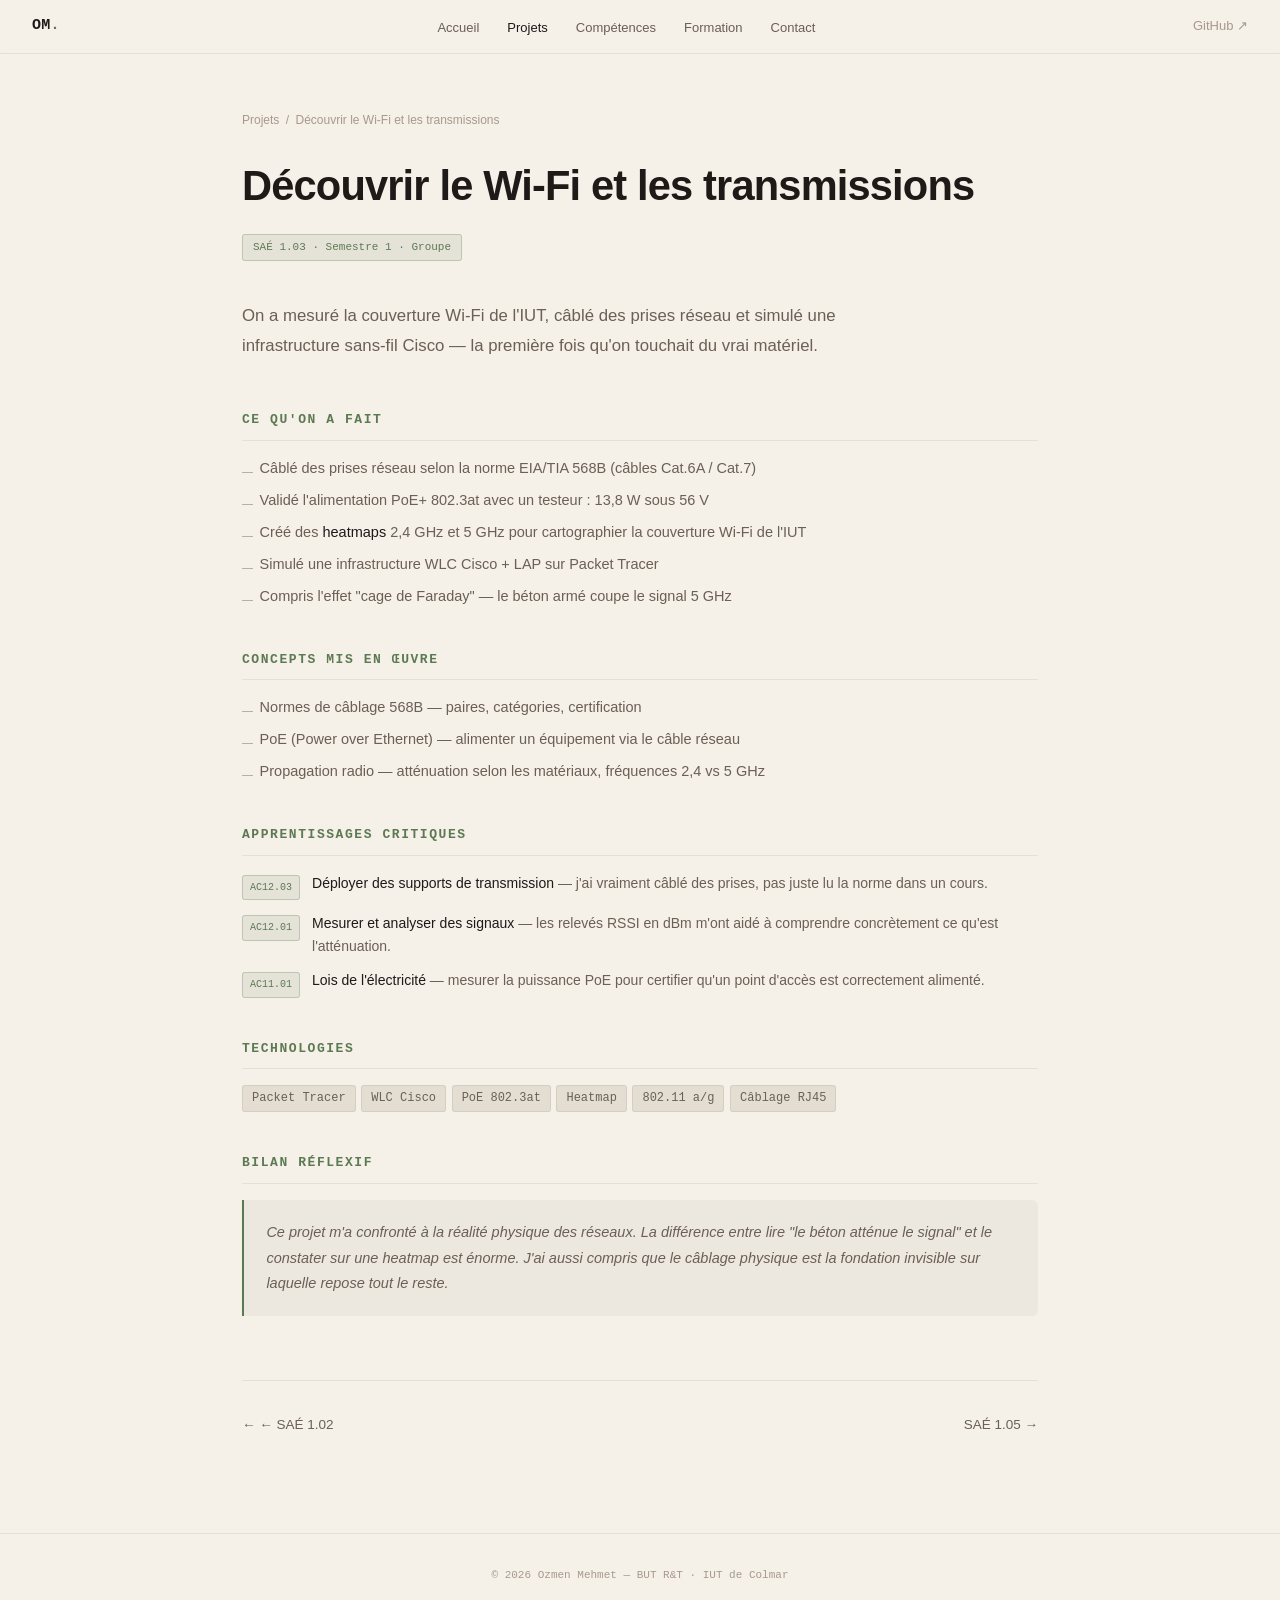
<file: sae103.html>
<!DOCTYPE html>
<html lang="fr">
<head>
<meta charset="UTF-8"><meta name="viewport" content="width=device-width,initial-scale=1.0">
<title>Découvrir le Wi-Fi et les transmissions — Ozmen Mehmet</title>
<link rel="stylesheet" href="style.css">
</head>
<body>
<nav>
  <a href="index.html" class="logo">OM<span>.</span></a>
  <ul class="nav-links">
    <li><a href="index.html">Accueil</a></li>
    <li><a href="projets.html" class="active">Projets</a></li>
    <li><a href="competences.html">Compétences</a></li>
    <li><a href="formations.html">Formation</a></li>
    <li><a href="contact.html">Contact</a></li>
  </ul>
  <div class="nav-right"><a href="https://github.com/mehmet620" target="_blank" class="nav-icon">GitHub ↗</a></div>
</nav>

<div class="proj-detail pt" style="padding-top:calc(54px + 3.5rem)">
  <div class="bread"><a href="projets.html">Projets</a><span>/</span><span>Découvrir le Wi-Fi et les transmissions</span></div>

  <h1 style="font-size:clamp(1.6rem,4vw,2.6rem);font-weight:700;letter-spacing:-.02em;line-height:1.12;margin-bottom:1.5rem">Découvrir le Wi-Fi et les transmissions</h1>

  <div class="proj-meta-bar">
    <span class="meta-tag g">SAÉ 1.03 · Semestre 1 · Groupe</span>
  </div>

  <p style="font-size:1.05rem;color:var(--t2);line-height:1.8;max-width:620px;margin-bottom:3rem">On a mesuré la couverture Wi-Fi de l'IUT, câblé des prises réseau et simulé une infrastructure sans-fil Cisco — la première fois qu'on touchait du vrai matériel.</p>

  <div class="section-block">
    <h2>Ce qu'on a fait</h2>
    <ul><li>Câblé des prises réseau selon la norme EIA/TIA 568B (câbles Cat.6A / Cat.7)</li>
<li>Validé l&apos;alimentation PoE+ 802.3at avec un testeur : 13,8 W sous 56 V</li>
<li>Créé des <strong>heatmaps</strong> 2,4 GHz et 5 GHz pour cartographier la couverture Wi-Fi de l&apos;IUT</li>
<li>Simulé une infrastructure WLC Cisco + LAP sur Packet Tracer</li>
<li>Compris l&apos;effet "cage de Faraday" — le béton armé coupe le signal 5 GHz</li></ul>
  </div>

  <div class="section-block">
    <h2>Concepts mis en œuvre</h2>
    <ul><li>Normes de câblage 568B — paires, catégories, certification</li>
<li>PoE (Power over Ethernet) — alimenter un équipement via le câble réseau</li>
<li>Propagation radio — atténuation selon les matériaux, fréquences 2,4 vs 5 GHz</li></ul>
  </div>

  <div class="section-block">
    <h2>Apprentissages critiques</h2>
    <div class="ac-list"><div class="ac-row"><span class="ac-tag">AC12.03</span><p><strong>Déployer des supports de transmission</strong> — j&apos;ai vraiment câblé des prises, pas juste lu la norme dans un cours.</p></div>
<div class="ac-row"><span class="ac-tag">AC12.01</span><p><strong>Mesurer et analyser des signaux</strong> — les relevés RSSI en dBm m&apos;ont aidé à comprendre concrètement ce qu&apos;est l&apos;atténuation.</p></div>
<div class="ac-row"><span class="ac-tag">AC11.01</span><p><strong>Lois de l&apos;électricité</strong> — mesurer la puissance PoE pour certifier qu&apos;un point d&apos;accès est correctement alimenté.</p></div></div>
  </div>

  <div class="section-block">
    <h2>Technologies</h2>
    <div class="chips" style="margin-top:.4rem"><span class="chip">Packet Tracer</span><span class="chip">WLC Cisco</span><span class="chip">PoE 802.3at</span><span class="chip">Heatmap</span><span class="chip">802.11 a/g</span><span class="chip">Câblage RJ45</span></div>
  </div>

  <div class="section-block">
    <h2>Bilan réflexif</h2>
    <div class="bilan-box">Ce projet m&apos;a confronté à la réalité physique des réseaux. La différence entre lire "le béton atténue le signal" et le constater sur une heatmap est énorme. J&apos;ai aussi compris que le câblage physique est la fondation invisible sur laquelle repose tout le reste.</div>
  </div>

  <div class="proj-nav">
    <a href="sae102.html">← ← SAÉ 1.02</a>
    <a href="sae105.html">SAÉ 1.05 →</a>
  </div>
</div>

<footer>© 2026 Ozmen Mehmet — BUT R&T · IUT de Colmar</footer>
</body>
</html>
</file>
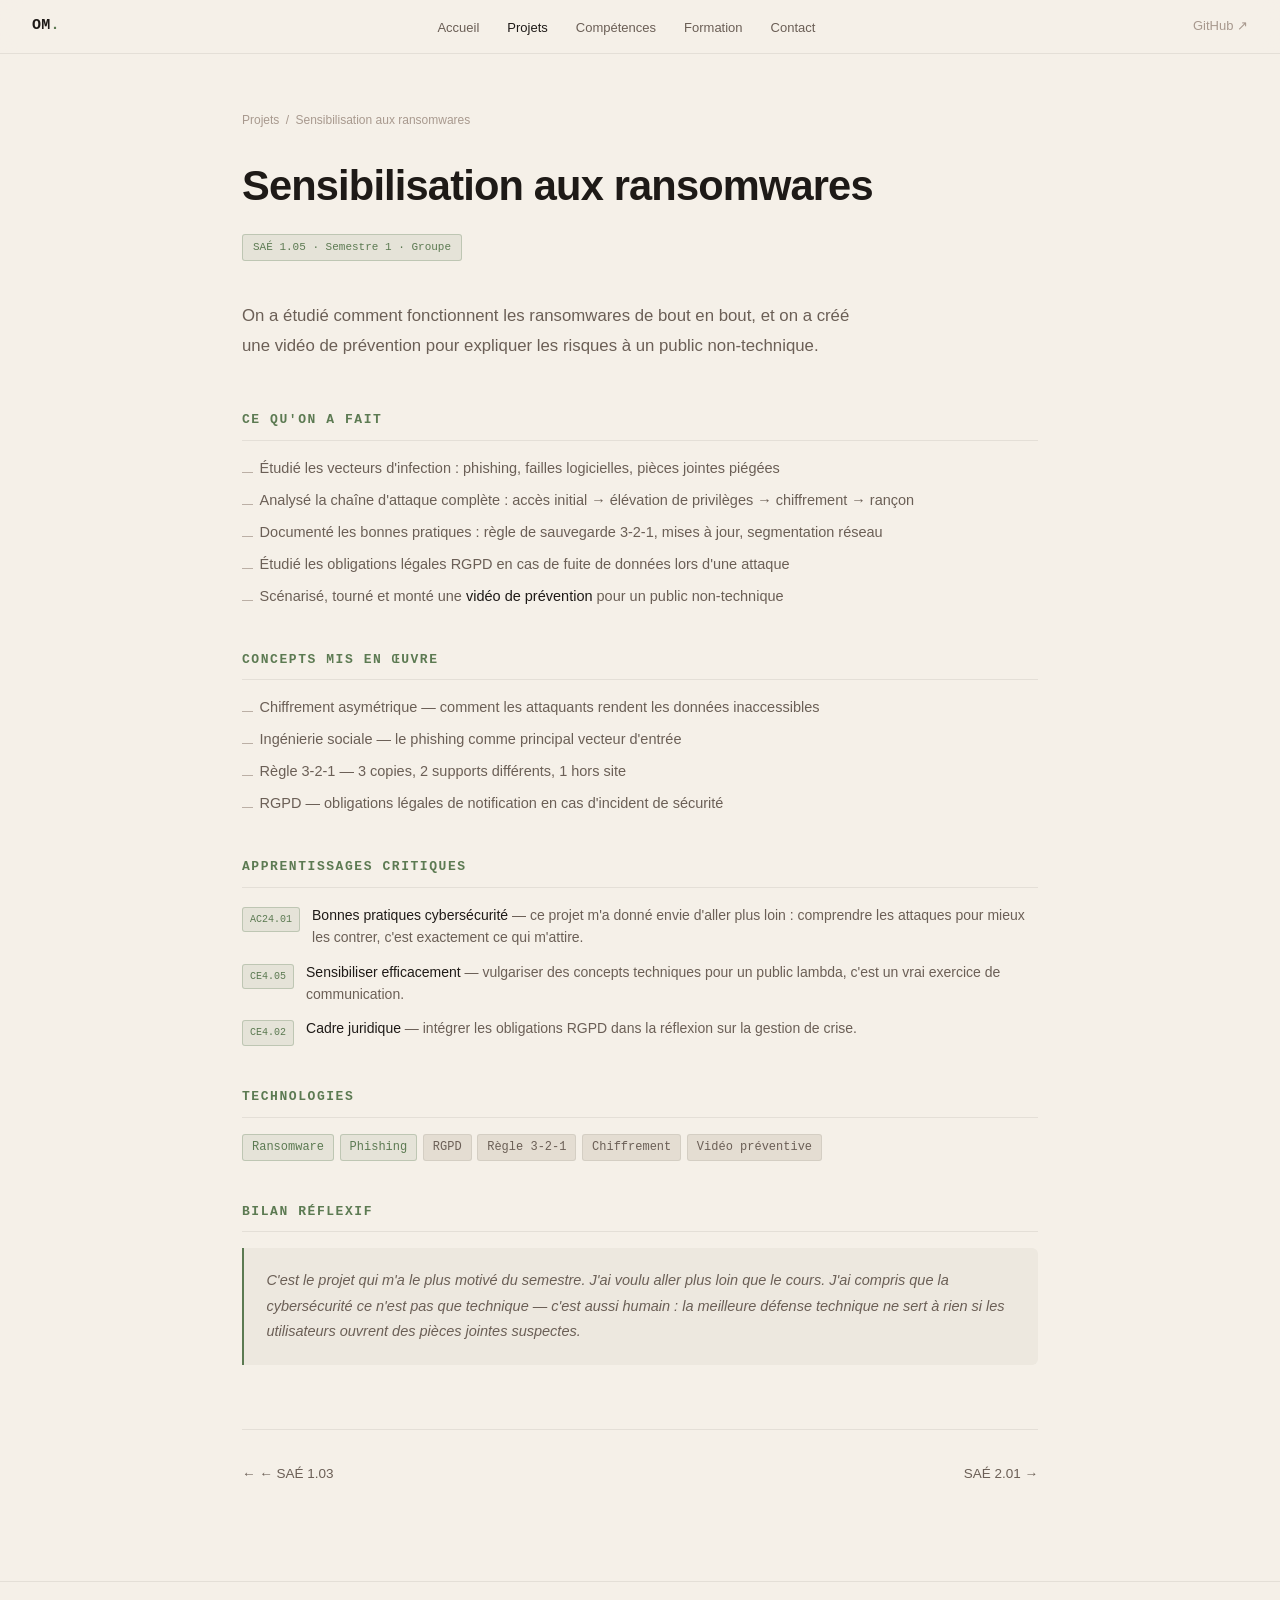
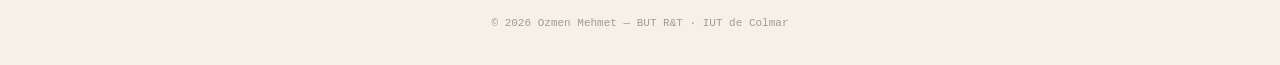
<file: sae105.html>
<!DOCTYPE html>
<html lang="fr">
<head>
<meta charset="UTF-8"><meta name="viewport" content="width=device-width,initial-scale=1.0">
<title>Sensibilisation aux ransomwares — Ozmen Mehmet</title>
<link rel="stylesheet" href="style.css">
</head>
<body>
<nav>
  <a href="index.html" class="logo">OM<span>.</span></a>
  <ul class="nav-links">
    <li><a href="index.html">Accueil</a></li>
    <li><a href="projets.html" class="active">Projets</a></li>
    <li><a href="competences.html">Compétences</a></li>
    <li><a href="formations.html">Formation</a></li>
    <li><a href="contact.html">Contact</a></li>
  </ul>
  <div class="nav-right"><a href="https://github.com/mehmet620" target="_blank" class="nav-icon">GitHub ↗</a></div>
</nav>

<div class="proj-detail pt" style="padding-top:calc(54px + 3.5rem)">
  <div class="bread"><a href="projets.html">Projets</a><span>/</span><span>Sensibilisation aux ransomwares</span></div>

  <h1 style="font-size:clamp(1.6rem,4vw,2.6rem);font-weight:700;letter-spacing:-.02em;line-height:1.12;margin-bottom:1.5rem">Sensibilisation aux ransomwares</h1>

  <div class="proj-meta-bar">
    <span class="meta-tag g">SAÉ 1.05 · Semestre 1 · Groupe</span>
  </div>

  <p style="font-size:1.05rem;color:var(--t2);line-height:1.8;max-width:620px;margin-bottom:3rem">On a étudié comment fonctionnent les ransomwares de bout en bout, et on a créé une vidéo de prévention pour expliquer les risques à un public non-technique.</p>

  <div class="section-block">
    <h2>Ce qu'on a fait</h2>
    <ul><li>Étudié les vecteurs d&apos;infection : phishing, failles logicielles, pièces jointes piégées</li>
<li>Analysé la chaîne d&apos;attaque complète : accès initial → élévation de privilèges → chiffrement → rançon</li>
<li>Documenté les bonnes pratiques : règle de sauvegarde 3-2-1, mises à jour, segmentation réseau</li>
<li>Étudié les obligations légales RGPD en cas de fuite de données lors d&apos;une attaque</li>
<li>Scénarisé, tourné et monté une <strong>vidéo de prévention</strong> pour un public non-technique</li></ul>
  </div>

  <div class="section-block">
    <h2>Concepts mis en œuvre</h2>
    <ul><li>Chiffrement asymétrique — comment les attaquants rendent les données inaccessibles</li>
<li>Ingénierie sociale — le phishing comme principal vecteur d&apos;entrée</li>
<li>Règle 3-2-1 — 3 copies, 2 supports différents, 1 hors site</li>
<li>RGPD — obligations légales de notification en cas d&apos;incident de sécurité</li></ul>
  </div>

  <div class="section-block">
    <h2>Apprentissages critiques</h2>
    <div class="ac-list"><div class="ac-row"><span class="ac-tag">AC24.01</span><p><strong>Bonnes pratiques cybersécurité</strong> — ce projet m&apos;a donné envie d&apos;aller plus loin : comprendre les attaques pour mieux les contrer, c&apos;est exactement ce qui m&apos;attire.</p></div>
<div class="ac-row"><span class="ac-tag">CE4.05</span><p><strong>Sensibiliser efficacement</strong> — vulgariser des concepts techniques pour un public lambda, c&apos;est un vrai exercice de communication.</p></div>
<div class="ac-row"><span class="ac-tag">CE4.02</span><p><strong>Cadre juridique</strong> — intégrer les obligations RGPD dans la réflexion sur la gestion de crise.</p></div></div>
  </div>

  <div class="section-block">
    <h2>Technologies</h2>
    <div class="chips" style="margin-top:.4rem"><span class="chip a">Ransomware</span><span class="chip a">Phishing</span><span class="chip">RGPD</span><span class="chip">Règle 3-2-1</span><span class="chip">Chiffrement</span><span class="chip">Vidéo préventive</span></div>
  </div>

  <div class="section-block">
    <h2>Bilan réflexif</h2>
    <div class="bilan-box">C&apos;est le projet qui m&apos;a le plus motivé du semestre. J&apos;ai voulu aller plus loin que le cours. J&apos;ai compris que la cybersécurité ce n&apos;est pas que technique — c&apos;est aussi humain : la meilleure défense technique ne sert à rien si les utilisateurs ouvrent des pièces jointes suspectes.</div>
  </div>

  <div class="proj-nav">
    <a href="sae103.html">← ← SAÉ 1.03</a>
    <a href="sae201.html">SAÉ 2.01 →</a>
  </div>
</div>

<footer>© 2026 Ozmen Mehmet — BUT R&T · IUT de Colmar</footer>
</body>
</html>
</file>
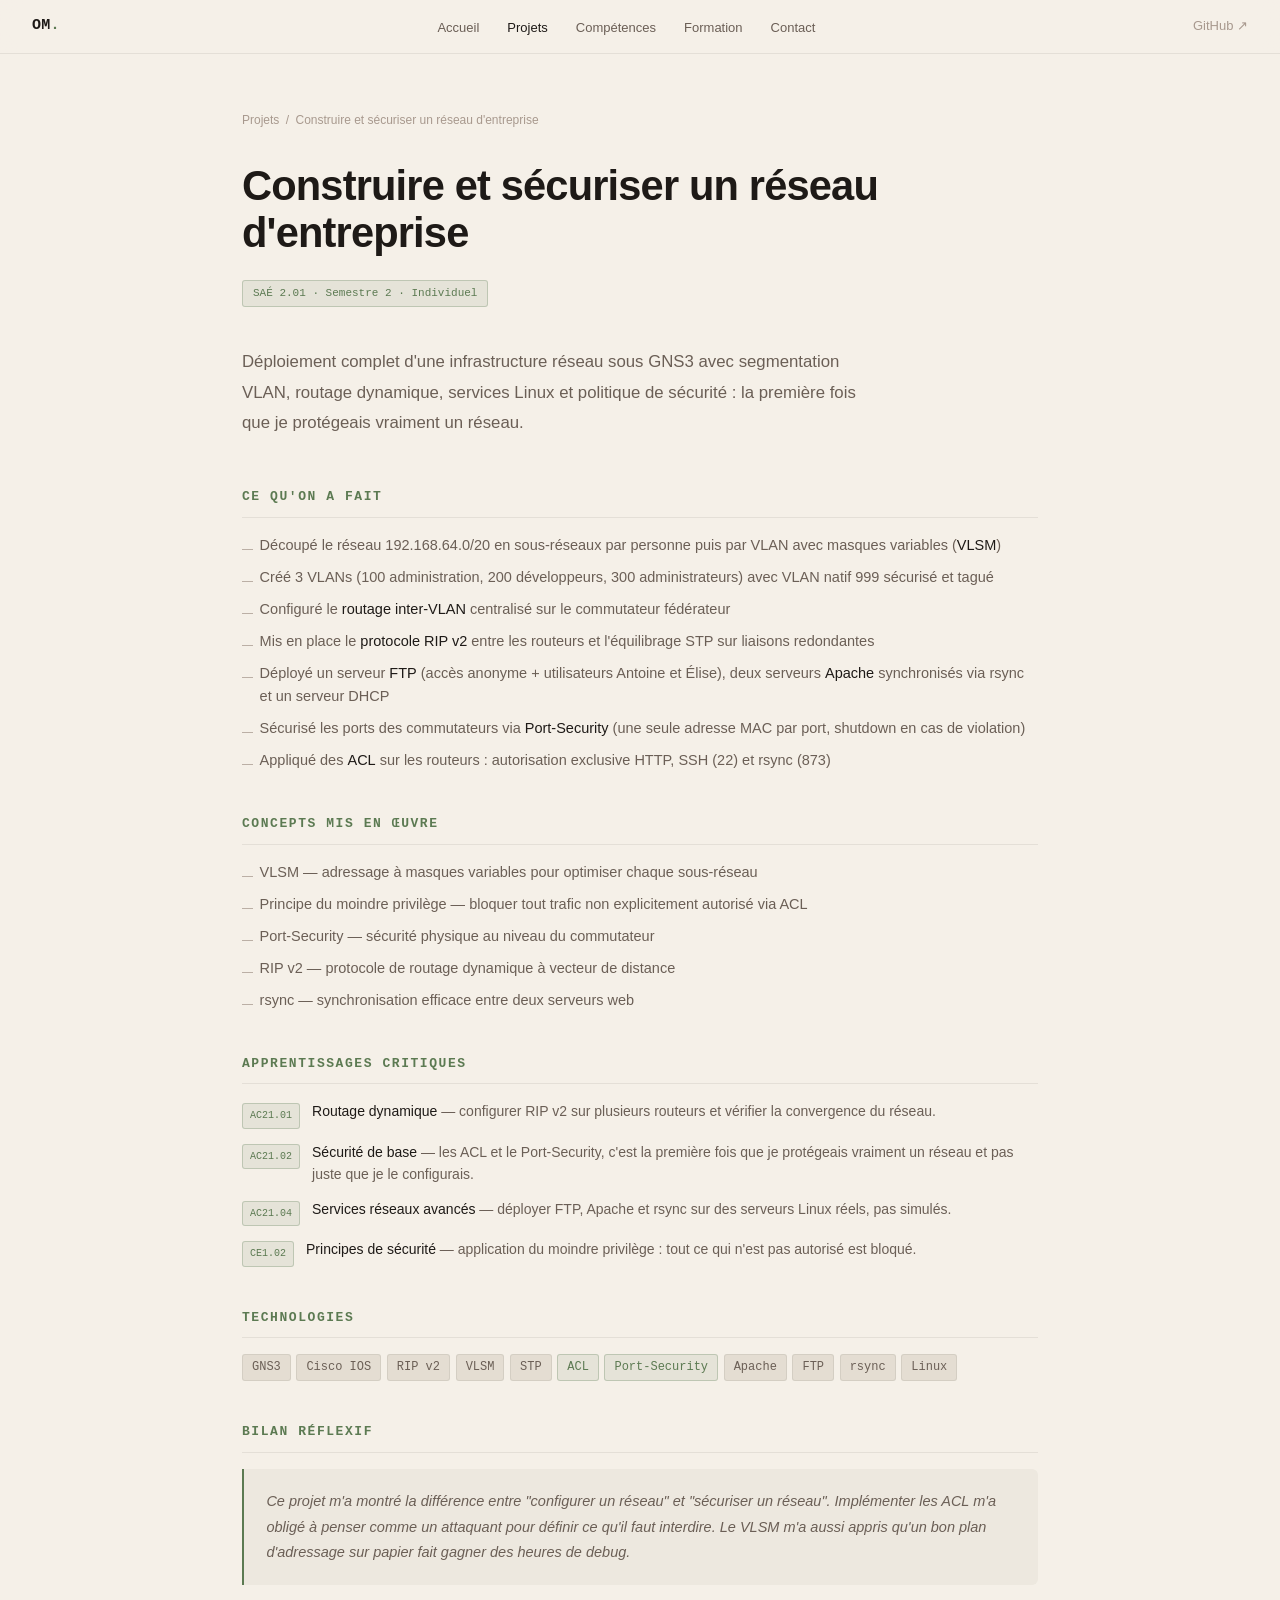
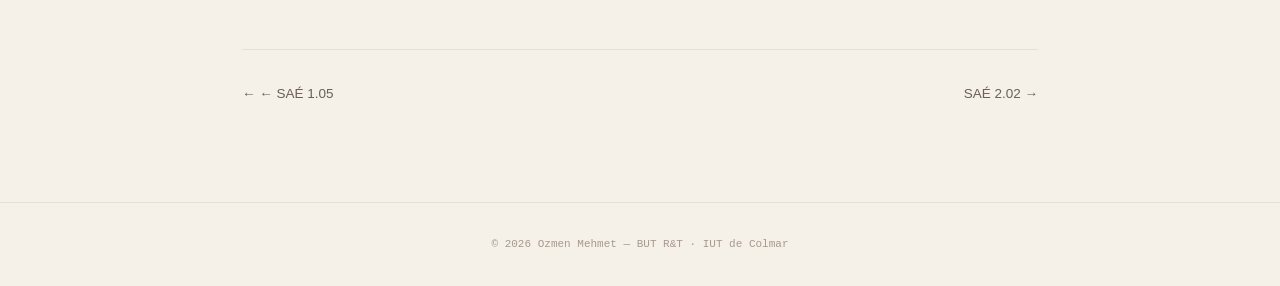
<file: sae201.html>
<!DOCTYPE html>
<html lang="fr">
<head>
<meta charset="UTF-8"><meta name="viewport" content="width=device-width,initial-scale=1.0">
<title>Construire et sécuriser un réseau d'entreprise — Ozmen Mehmet</title>
<link rel="stylesheet" href="style.css">
</head>
<body>
<nav>
  <a href="index.html" class="logo">OM<span>.</span></a>
  <ul class="nav-links">
    <li><a href="index.html">Accueil</a></li>
    <li><a href="projets.html" class="active">Projets</a></li>
    <li><a href="competences.html">Compétences</a></li>
    <li><a href="formations.html">Formation</a></li>
    <li><a href="contact.html">Contact</a></li>
  </ul>
  <div class="nav-right"><a href="https://github.com/mehmet620" target="_blank" class="nav-icon">GitHub ↗</a></div>
</nav>

<div class="proj-detail pt" style="padding-top:calc(54px + 3.5rem)">
  <div class="bread"><a href="projets.html">Projets</a><span>/</span><span>Construire et sécuriser un réseau d'entreprise</span></div>

  <h1 style="font-size:clamp(1.6rem,4vw,2.6rem);font-weight:700;letter-spacing:-.02em;line-height:1.12;margin-bottom:1.5rem">Construire et sécuriser un réseau d'entreprise</h1>

  <div class="proj-meta-bar">
    <span class="meta-tag g">SAÉ 2.01 · Semestre 2 · Individuel</span>
  </div>

  <p style="font-size:1.05rem;color:var(--t2);line-height:1.8;max-width:620px;margin-bottom:3rem">Déploiement complet d'une infrastructure réseau sous GNS3 avec segmentation VLAN, routage dynamique, services Linux et politique de sécurité : la première fois que je protégeais vraiment un réseau.</p>

  <div class="section-block">
    <h2>Ce qu'on a fait</h2>
    <ul><li>Découpé le réseau 192.168.64.0/20 en sous-réseaux par personne puis par VLAN avec masques variables (<strong>VLSM</strong>)</li>
<li>Créé 3 VLANs (100 administration, 200 développeurs, 300 administrateurs) avec VLAN natif 999 sécurisé et tagué</li>
<li>Configuré le <strong>routage inter-VLAN</strong> centralisé sur le commutateur fédérateur</li>
<li>Mis en place le <strong>protocole RIP v2</strong> entre les routeurs et l&apos;équilibrage STP sur liaisons redondantes</li>
<li>Déployé un serveur <strong>FTP</strong> (accès anonyme + utilisateurs Antoine et Élise), deux serveurs <strong>Apache</strong> synchronisés via rsync et un serveur DHCP</li>
<li>Sécurisé les ports des commutateurs via <strong>Port-Security</strong> (une seule adresse MAC par port, shutdown en cas de violation)</li>
<li>Appliqué des <strong>ACL</strong> sur les routeurs : autorisation exclusive HTTP, SSH (22) et rsync (873)</li></ul>
  </div>

  <div class="section-block">
    <h2>Concepts mis en œuvre</h2>
    <ul><li>VLSM — adressage à masques variables pour optimiser chaque sous-réseau</li>
<li>Principe du moindre privilège — bloquer tout trafic non explicitement autorisé via ACL</li>
<li>Port-Security — sécurité physique au niveau du commutateur</li>
<li>RIP v2 — protocole de routage dynamique à vecteur de distance</li>
<li>rsync — synchronisation efficace entre deux serveurs web</li></ul>
  </div>

  <div class="section-block">
    <h2>Apprentissages critiques</h2>
    <div class="ac-list"><div class="ac-row"><span class="ac-tag">AC21.01</span><p><strong>Routage dynamique</strong> — configurer RIP v2 sur plusieurs routeurs et vérifier la convergence du réseau.</p></div>
<div class="ac-row"><span class="ac-tag">AC21.02</span><p><strong>Sécurité de base</strong> — les ACL et le Port-Security, c&apos;est la première fois que je protégeais vraiment un réseau et pas juste que je le configurais.</p></div>
<div class="ac-row"><span class="ac-tag">AC21.04</span><p><strong>Services réseaux avancés</strong> — déployer FTP, Apache et rsync sur des serveurs Linux réels, pas simulés.</p></div>
<div class="ac-row"><span class="ac-tag">CE1.02</span><p><strong>Principes de sécurité</strong> — application du moindre privilège : tout ce qui n&apos;est pas autorisé est bloqué.</p></div></div>
  </div>

  <div class="section-block">
    <h2>Technologies</h2>
    <div class="chips" style="margin-top:.4rem"><span class="chip">GNS3</span><span class="chip">Cisco IOS</span><span class="chip">RIP v2</span><span class="chip">VLSM</span><span class="chip">STP</span><span class="chip a">ACL</span><span class="chip a">Port-Security</span><span class="chip">Apache</span><span class="chip">FTP</span><span class="chip">rsync</span><span class="chip">Linux</span></div>
  </div>

  <div class="section-block">
    <h2>Bilan réflexif</h2>
    <div class="bilan-box">Ce projet m&apos;a montré la différence entre "configurer un réseau" et "sécuriser un réseau". Implémenter les ACL m&apos;a obligé à penser comme un attaquant pour définir ce qu&apos;il faut interdire. Le VLSM m&apos;a aussi appris qu&apos;un bon plan d&apos;adressage sur papier fait gagner des heures de debug.</div>
  </div>

  <div class="proj-nav">
    <a href="sae105.html">← ← SAÉ 1.05</a>
    <a href="sae202.html">SAÉ 2.02 →</a>
  </div>
</div>

<footer>© 2026 Ozmen Mehmet — BUT R&T · IUT de Colmar</footer>
</body>
</html>
</file>
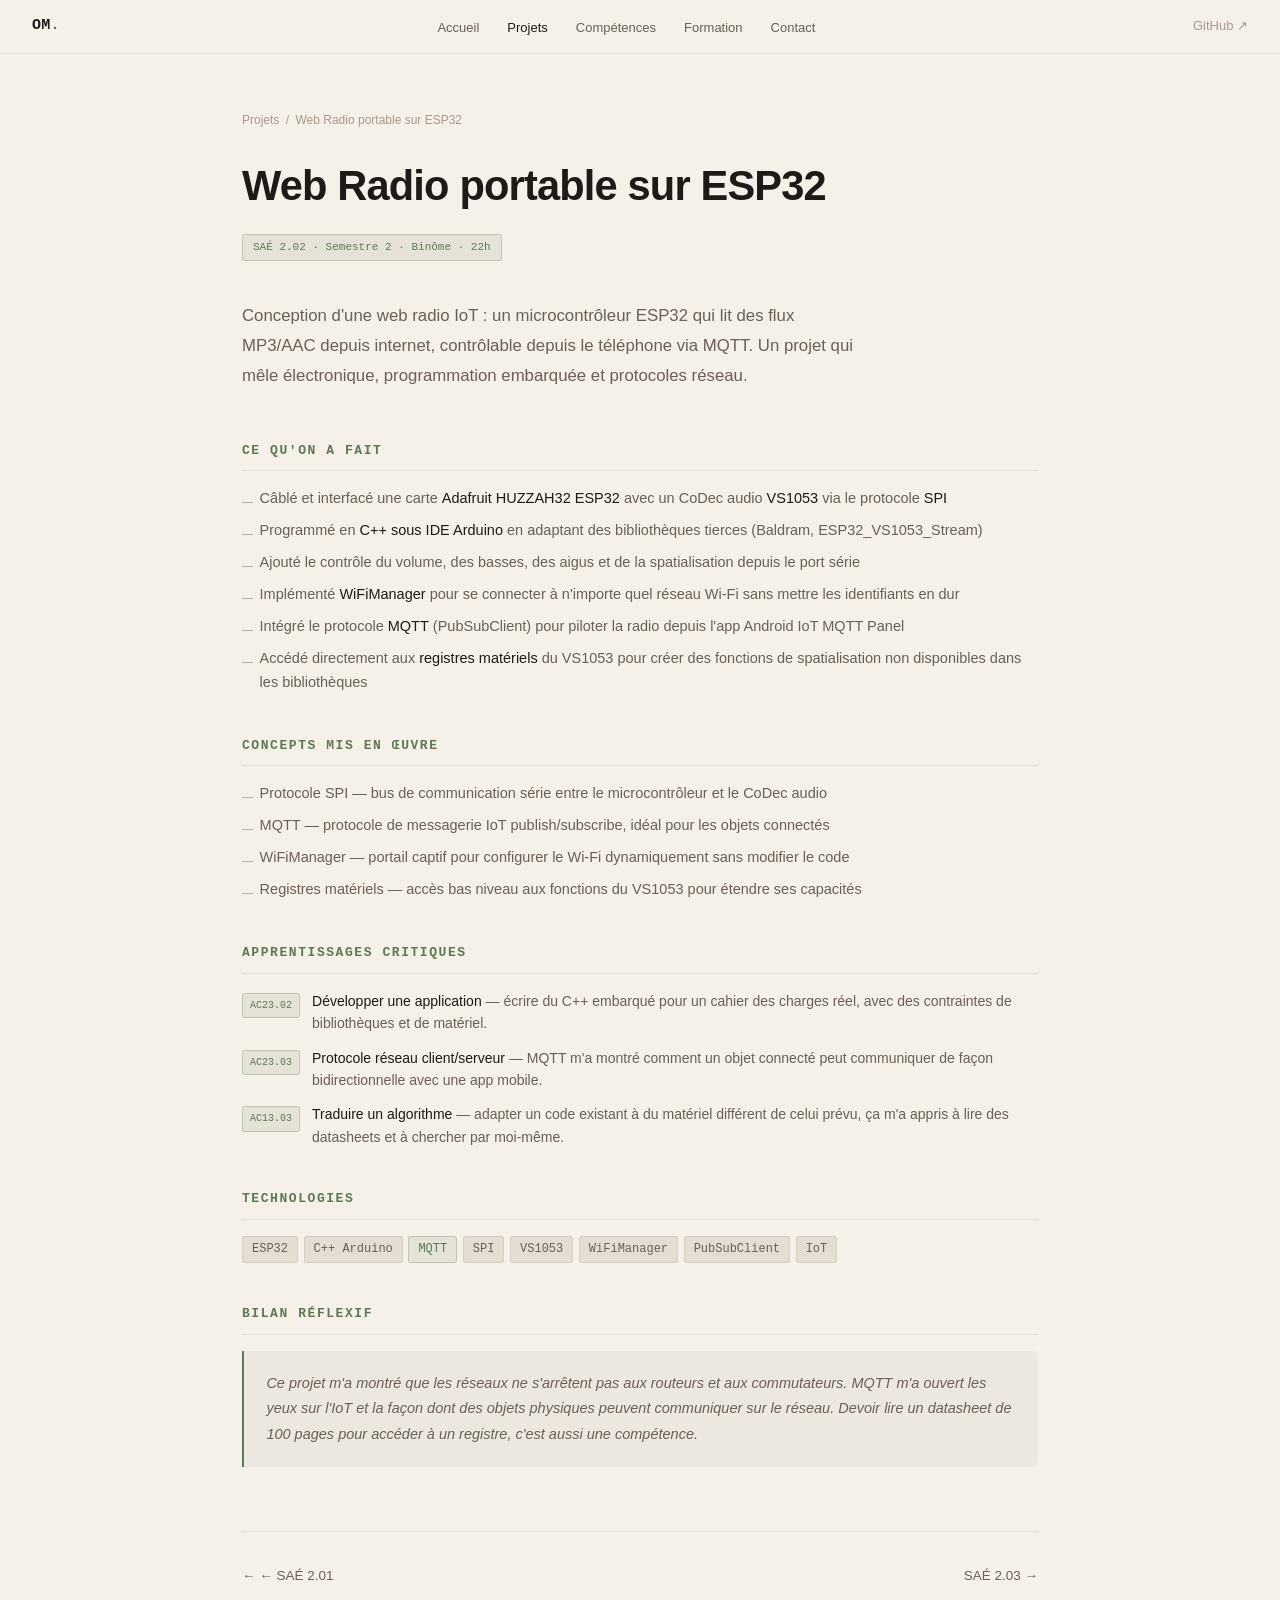
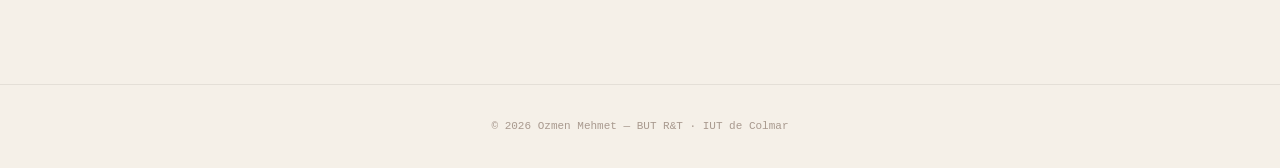
<file: sae202.html>
<!DOCTYPE html>
<html lang="fr">
<head>
<meta charset="UTF-8"><meta name="viewport" content="width=device-width,initial-scale=1.0">
<title>Web Radio portable sur ESP32 — Ozmen Mehmet</title>
<link rel="stylesheet" href="style.css">
</head>
<body>
<nav>
  <a href="index.html" class="logo">OM<span>.</span></a>
  <ul class="nav-links">
    <li><a href="index.html">Accueil</a></li>
    <li><a href="projets.html" class="active">Projets</a></li>
    <li><a href="competences.html">Compétences</a></li>
    <li><a href="formations.html">Formation</a></li>
    <li><a href="contact.html">Contact</a></li>
  </ul>
  <div class="nav-right"><a href="https://github.com/mehmet620" target="_blank" class="nav-icon">GitHub ↗</a></div>
</nav>

<div class="proj-detail pt" style="padding-top:calc(54px + 3.5rem)">
  <div class="bread"><a href="projets.html">Projets</a><span>/</span><span>Web Radio portable sur ESP32</span></div>

  <h1 style="font-size:clamp(1.6rem,4vw,2.6rem);font-weight:700;letter-spacing:-.02em;line-height:1.12;margin-bottom:1.5rem">Web Radio portable sur ESP32</h1>

  <div class="proj-meta-bar">
    <span class="meta-tag g">SAÉ 2.02 · Semestre 2 · Binôme · 22h</span>
  </div>

  <p style="font-size:1.05rem;color:var(--t2);line-height:1.8;max-width:620px;margin-bottom:3rem">Conception d'une web radio IoT : un microcontrôleur ESP32 qui lit des flux MP3/AAC depuis internet, contrôlable depuis le téléphone via MQTT. Un projet qui mêle électronique, programmation embarquée et protocoles réseau.</p>

  <div class="section-block">
    <h2>Ce qu'on a fait</h2>
    <ul><li>Câblé et interfacé une carte <strong>Adafruit HUZZAH32 ESP32</strong> avec un CoDec audio <strong>VS1053</strong> via le protocole <strong>SPI</strong></li>
<li>Programmé en <strong>C++ sous IDE Arduino</strong> en adaptant des bibliothèques tierces (Baldram, ESP32_VS1053_Stream)</li>
<li>Ajouté le contrôle du volume, des basses, des aigus et de la spatialisation depuis le port série</li>
<li>Implémenté <strong>WiFiManager</strong> pour se connecter à n&apos;importe quel réseau Wi-Fi sans mettre les identifiants en dur</li>
<li>Intégré le protocole <strong>MQTT</strong> (PubSubClient) pour piloter la radio depuis l&apos;app Android IoT MQTT Panel</li>
<li>Accédé directement aux <strong>registres matériels</strong> du VS1053 pour créer des fonctions de spatialisation non disponibles dans les bibliothèques</li></ul>
  </div>

  <div class="section-block">
    <h2>Concepts mis en œuvre</h2>
    <ul><li>Protocole SPI — bus de communication série entre le microcontrôleur et le CoDec audio</li>
<li>MQTT — protocole de messagerie IoT publish/subscribe, idéal pour les objets connectés</li>
<li>WiFiManager — portail captif pour configurer le Wi-Fi dynamiquement sans modifier le code</li>
<li>Registres matériels — accès bas niveau aux fonctions du VS1053 pour étendre ses capacités</li></ul>
  </div>

  <div class="section-block">
    <h2>Apprentissages critiques</h2>
    <div class="ac-list"><div class="ac-row"><span class="ac-tag">AC23.02</span><p><strong>Développer une application</strong> — écrire du C++ embarqué pour un cahier des charges réel, avec des contraintes de bibliothèques et de matériel.</p></div>
<div class="ac-row"><span class="ac-tag">AC23.03</span><p><strong>Protocole réseau client/serveur</strong> — MQTT m&apos;a montré comment un objet connecté peut communiquer de façon bidirectionnelle avec une app mobile.</p></div>
<div class="ac-row"><span class="ac-tag">AC13.03</span><p><strong>Traduire un algorithme</strong> — adapter un code existant à du matériel différent de celui prévu, ça m&apos;a appris à lire des datasheets et à chercher par moi-même.</p></div></div>
  </div>

  <div class="section-block">
    <h2>Technologies</h2>
    <div class="chips" style="margin-top:.4rem"><span class="chip">ESP32</span><span class="chip">C++ Arduino</span><span class="chip a">MQTT</span><span class="chip">SPI</span><span class="chip">VS1053</span><span class="chip">WiFiManager</span><span class="chip">PubSubClient</span><span class="chip">IoT</span></div>
  </div>

  <div class="section-block">
    <h2>Bilan réflexif</h2>
    <div class="bilan-box">Ce projet m&apos;a montré que les réseaux ne s&apos;arrêtent pas aux routeurs et aux commutateurs. MQTT m&apos;a ouvert les yeux sur l&apos;IoT et la façon dont des objets physiques peuvent communiquer sur le réseau. Devoir lire un datasheet de 100 pages pour accéder à un registre, c&apos;est aussi une compétence.</div>
  </div>

  <div class="proj-nav">
    <a href="sae201.html">← ← SAÉ 2.01</a>
    <a href="sae203.html">SAÉ 2.03 →</a>
  </div>
</div>

<footer>© 2026 Ozmen Mehmet — BUT R&T · IUT de Colmar</footer>
</body>
</html>
</file>
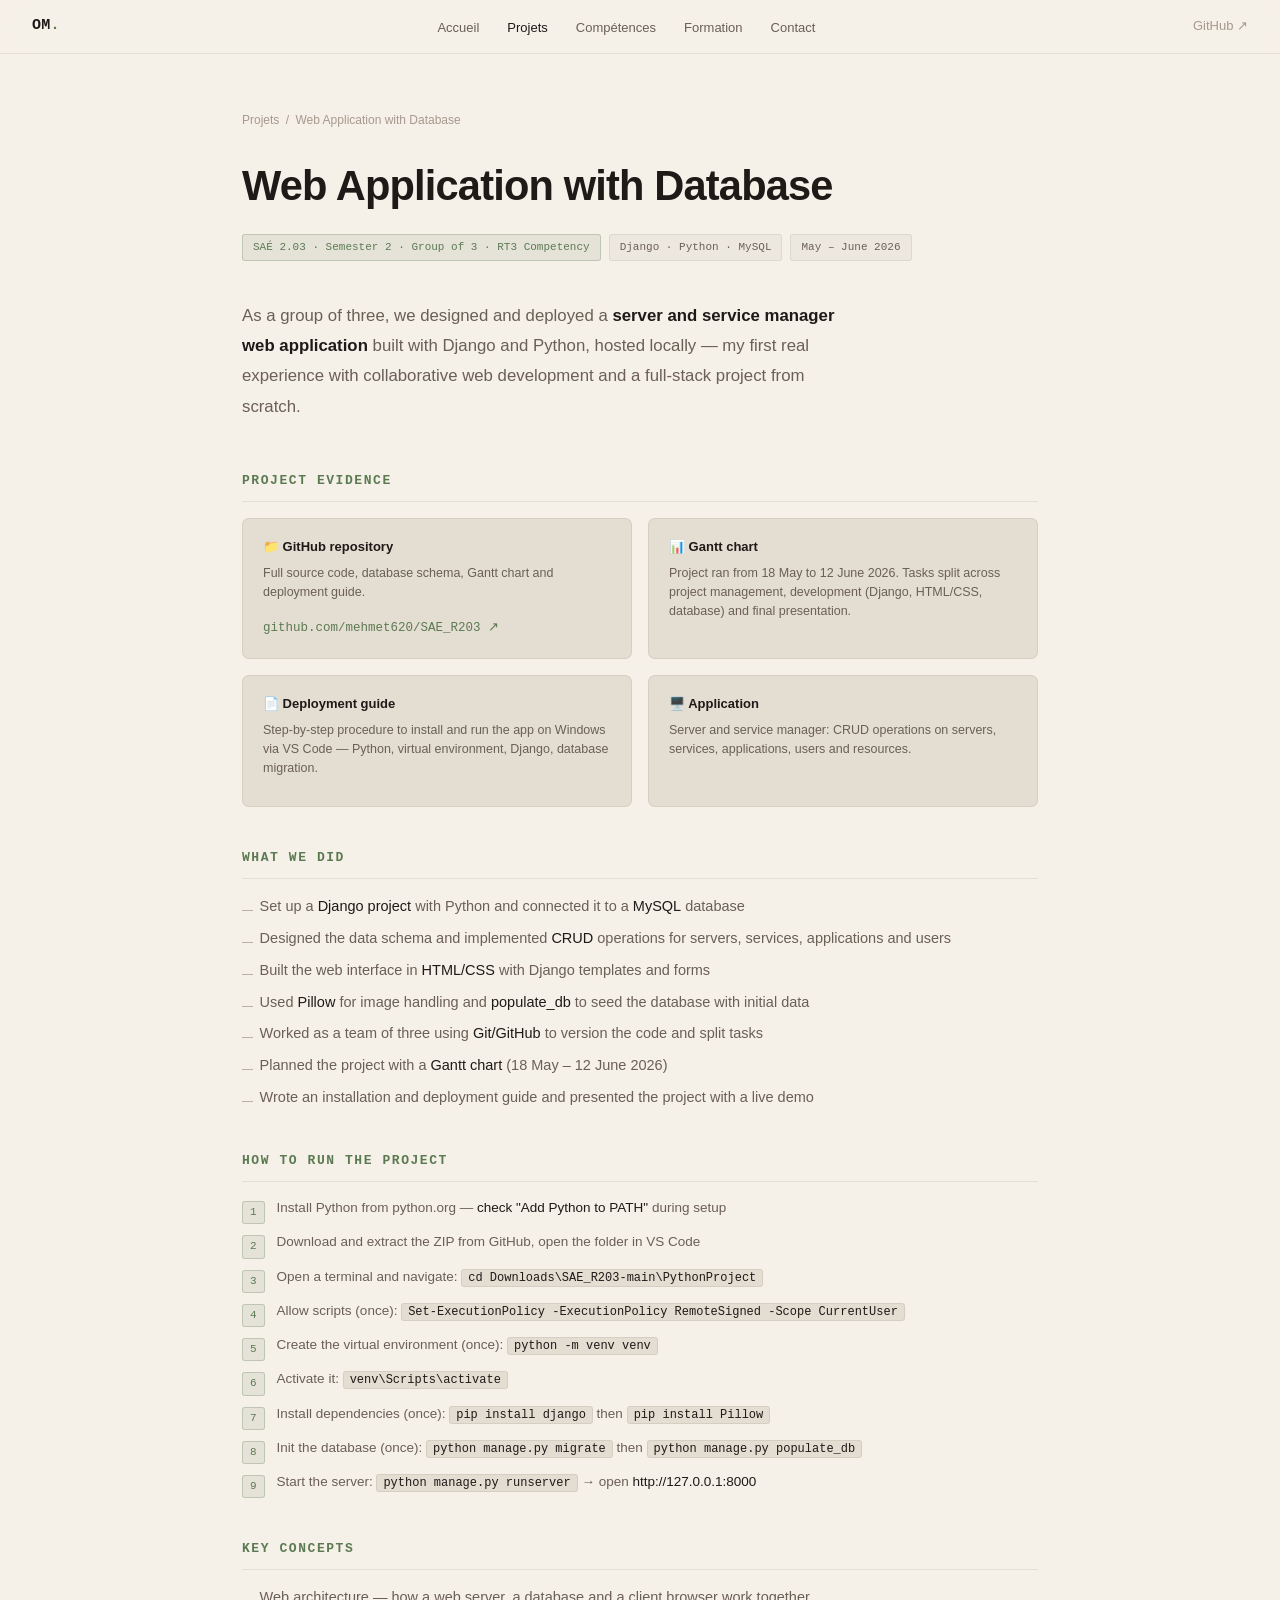
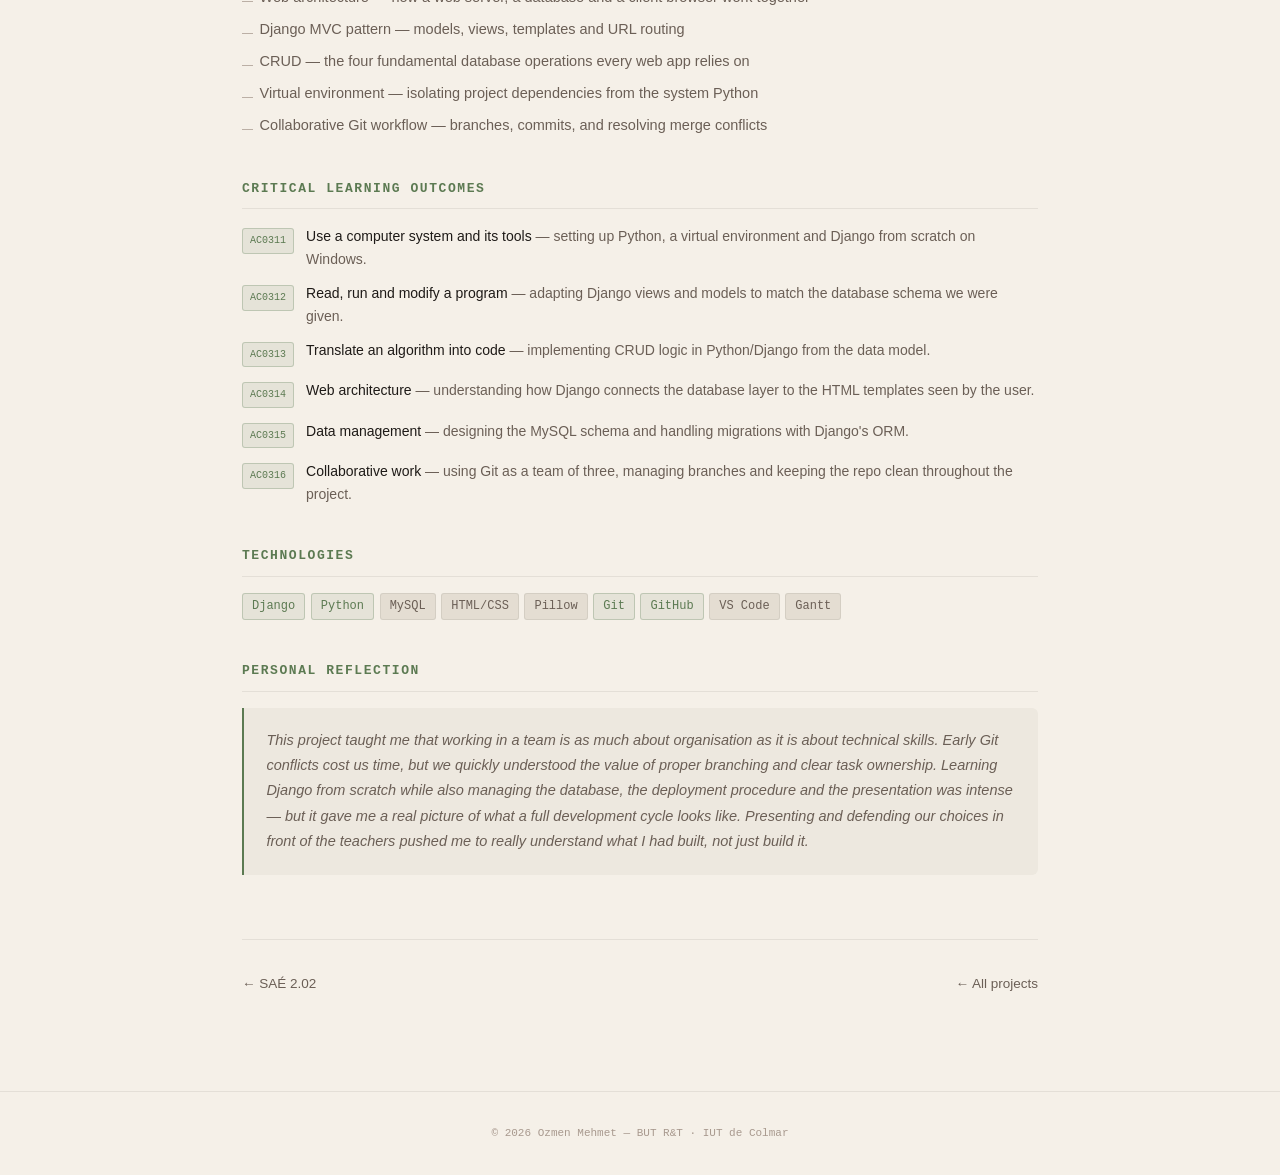
<file: sae203.html>
<!DOCTYPE html>
<html lang="en">
<head>
<meta charset="UTF-8"><meta name="viewport" content="width=device-width,initial-scale=1.0">
<title>Web Application with Database — Ozmen Mehmet</title>
<link rel="stylesheet" href="style.css">
<style>
.proof-grid{display:grid;grid-template-columns:1fr 1fr;gap:1rem;margin-top:.75rem}
.proof-card{background:var(--bg3);border:.5px solid var(--b);border-radius:7px;padding:1.1rem 1.25rem}
.proof-card h4{font-size:13px;font-weight:600;color:var(--t);margin-bottom:.3rem}
.proof-card p{font-size:12.5px;color:var(--t2);line-height:1.55;margin-bottom:.6rem}
.proof-card a{font-size:12.5px;color:var(--acc);font-family:var(--mono)}
.steps{display:flex;flex-direction:column;gap:.5rem;margin-top:.5rem}
.step{display:flex;gap:.75rem;align-items:flex-start;font-size:13.5px}
.step-num{font-family:var(--mono);font-size:11px;color:var(--acc);background:var(--acc-s);border:.5px solid var(--acc-b);border-radius:3px;padding:1px 7px;flex-shrink:0;margin-top:3px}
.step p{color:var(--t2);line-height:1.55}
.step p strong{color:var(--t);font-weight:500}
.code-inline{font-family:var(--mono);font-size:12px;background:var(--bg3);border:.5px solid var(--b);border-radius:3px;padding:1px 6px;color:var(--t)}
@media(max-width:600px){.proof-grid{grid-template-columns:1fr}}
</style>
</head>
<body>
<nav>
  <a href="index.html" class="logo">OM<span>.</span></a>
  <ul class="nav-links">
    <li><a href="index.html">Accueil</a></li>
    <li><a href="projets.html" class="active">Projets</a></li>
    <li><a href="competences.html">Compétences</a></li>
    <li><a href="formations.html">Formation</a></li>
    <li><a href="contact.html">Contact</a></li>
  </ul>
  <div class="nav-right"><a href="https://github.com/mehmet620" target="_blank" class="nav-icon">GitHub ↗</a></div>
</nav>

<div class="proj-detail pt" style="padding-top:calc(54px + 3.5rem)">
  <div class="bread"><a href="projets.html">Projets</a><span>/</span><span>Web Application with Database</span></div>

  <h1 style="font-size:clamp(1.6rem,4vw,2.6rem);font-weight:700;letter-spacing:-.02em;line-height:1.12;margin-bottom:1.5rem">Web Application with Database</h1>

  <div class="proj-meta-bar">
    <span class="meta-tag g">SAÉ 2.03 · Semester 2 · Group of 3 · RT3 Competency</span>
    <span class="meta-tag">Django · Python · MySQL</span>
    <span class="meta-tag">May – June 2026</span>
  </div>

  <p style="font-size:1.05rem;color:var(--t2);line-height:1.8;max-width:620px;margin-bottom:3rem">As a group of three, we designed and deployed a <strong style="color:var(--t)">server and service manager web application</strong> built with Django and Python, hosted locally — my first real experience with collaborative web development and a full-stack project from scratch.</p>

  <!-- PREUVES -->
  <div class="section-block">
    <h2>Project evidence</h2>
    <div class="proof-grid">
      <div class="proof-card">
        <h4>📁 GitHub repository</h4>
        <p>Full source code, database schema, Gantt chart and deployment guide.</p>
        <a href="https://github.com/mehmet620/SAE_R203" target="_blank">github.com/mehmet620/SAE_R203 ↗</a>
      </div>
      <div class="proof-card">
        <h4>📊 Gantt chart</h4>
        <p>Project ran from 18 May to 12 June 2026. Tasks split across project management, development (Django, HTML/CSS, database) and final presentation.</p>
      </div>
      <div class="proof-card">
        <h4>📄 Deployment guide</h4>
        <p>Step-by-step procedure to install and run the app on Windows via VS Code — Python, virtual environment, Django, database migration.</p>
      </div>
      <div class="proof-card">
        <h4>🖥️ Application</h4>
        <p>Server and service manager: CRUD operations on servers, services, applications, users and resources.</p>
      </div>
    </div>
  </div>

  <!-- CE QU'ON A FAIT -->
  <div class="section-block">
    <h2>What we did</h2>
    <ul>
      <li>Set up a <strong>Django project</strong> with Python and connected it to a <strong>MySQL</strong> database</li>
      <li>Designed the data schema and implemented <strong>CRUD</strong> operations for servers, services, applications and users</li>
      <li>Built the web interface in <strong>HTML/CSS</strong> with Django templates and forms</li>
      <li>Used <strong>Pillow</strong> for image handling and <strong>populate_db</strong> to seed the database with initial data</li>
      <li>Worked as a team of three using <strong>Git/GitHub</strong> to version the code and split tasks</li>
      <li>Planned the project with a <strong>Gantt chart</strong> (18 May – 12 June 2026)</li>
      <li>Wrote an installation and deployment guide and presented the project with a live demo</li>
    </ul>
  </div>

  <!-- PROCÉDURE -->
  <div class="section-block">
    <h2>How to run the project</h2>
    <div class="steps">
      <div class="step"><span class="step-num">1</span><p>Install Python from python.org — <strong>check "Add Python to PATH"</strong> during setup</p></div>
      <div class="step"><span class="step-num">2</span><p>Download and extract the ZIP from GitHub, open the folder in VS Code</p></div>
      <div class="step"><span class="step-num">3</span><p>Open a terminal and navigate: <span class="code-inline">cd Downloads\SAE_R203-main\PythonProject</span></p></div>
      <div class="step"><span class="step-num">4</span><p>Allow scripts (once): <span class="code-inline">Set-ExecutionPolicy -ExecutionPolicy RemoteSigned -Scope CurrentUser</span></p></div>
      <div class="step"><span class="step-num">5</span><p>Create the virtual environment (once): <span class="code-inline">python -m venv venv</span></p></div>
      <div class="step"><span class="step-num">6</span><p>Activate it: <span class="code-inline">venv\Scripts\activate</span></p></div>
      <div class="step"><span class="step-num">7</span><p>Install dependencies (once): <span class="code-inline">pip install django</span> then <span class="code-inline">pip install Pillow</span></p></div>
      <div class="step"><span class="step-num">8</span><p>Init the database (once): <span class="code-inline">python manage.py migrate</span> then <span class="code-inline">python manage.py populate_db</span></p></div>
      <div class="step"><span class="step-num">9</span><p>Start the server: <span class="code-inline">python manage.py runserver</span> → open <strong>http://127.0.0.1:8000</strong></p></div>
    </div>
  </div>

  <!-- KEY CONCEPTS -->
  <div class="section-block">
    <h2>Key concepts</h2>
    <ul>
      <li>Web architecture — how a web server, a database and a client browser work together</li>
      <li>Django MVC pattern — models, views, templates and URL routing</li>
      <li>CRUD — the four fundamental database operations every web app relies on</li>
      <li>Virtual environment — isolating project dependencies from the system Python</li>
      <li>Collaborative Git workflow — branches, commits, and resolving merge conflicts</li>
    </ul>
  </div>

  <!-- AC -->
  <div class="section-block">
    <h2>Critical learning outcomes</h2>
    <div class="ac-list">
      <div class="ac-row"><span class="ac-tag">AC0311</span><p><strong>Use a computer system and its tools</strong> — setting up Python, a virtual environment and Django from scratch on Windows.</p></div>
      <div class="ac-row"><span class="ac-tag">AC0312</span><p><strong>Read, run and modify a program</strong> — adapting Django views and models to match the database schema we were given.</p></div>
      <div class="ac-row"><span class="ac-tag">AC0313</span><p><strong>Translate an algorithm into code</strong> — implementing CRUD logic in Python/Django from the data model.</p></div>
      <div class="ac-row"><span class="ac-tag">AC0314</span><p><strong>Web architecture</strong> — understanding how Django connects the database layer to the HTML templates seen by the user.</p></div>
      <div class="ac-row"><span class="ac-tag">AC0315</span><p><strong>Data management</strong> — designing the MySQL schema and handling migrations with Django's ORM.</p></div>
      <div class="ac-row"><span class="ac-tag">AC0316</span><p><strong>Collaborative work</strong> — using Git as a team of three, managing branches and keeping the repo clean throughout the project.</p></div>
    </div>
  </div>

  <!-- TECHS -->
  <div class="section-block">
    <h2>Technologies</h2>
    <div class="chips" style="margin-top:.4rem">
      <span class="chip a">Django</span><span class="chip a">Python</span><span class="chip">MySQL</span><span class="chip">HTML/CSS</span><span class="chip">Pillow</span><span class="chip a">Git</span><span class="chip a">GitHub</span><span class="chip">VS Code</span><span class="chip">Gantt</span>
    </div>
  </div>

  <!-- BILAN -->
  <div class="section-block">
    <h2>Personal reflection</h2>
    <div class="bilan-box">This project taught me that working in a team is as much about organisation as it is about technical skills. Early Git conflicts cost us time, but we quickly understood the value of proper branching and clear task ownership. Learning Django from scratch while also managing the database, the deployment procedure and the presentation was intense — but it gave me a real picture of what a full development cycle looks like. Presenting and defending our choices in front of the teachers pushed me to really understand what I had built, not just build it.</div>
  </div>

  <div class="proj-nav">
    <a href="sae202.html">← SAÉ 2.02</a>
    <a href="projets.html">← All projects</a>
  </div>
</div>

<footer>© 2026 Ozmen Mehmet — BUT R&T · IUT de Colmar</footer>
</body>
</html>
</file>
<file: style.css>
:root{
  --bg:#f5f0e8;--bg2:#ede8df;--bg3:#e4ddd2;
  --acc:#5c7a52;--acc-s:rgba(92,122,82,0.1);--acc-b:rgba(92,122,82,0.28);
  --t:#1e1a17;--t2:#6b5f56;--t3:#a8998e;
  --b:rgba(30,26,23,0.08);
  --mono:'Courier New',monospace;
  --sans:-apple-system,BlinkMacSystemFont,'Segoe UI',sans-serif;
  --max:860px;
}
*,*::before,*::after{box-sizing:border-box;margin:0;padding:0}
html{scroll-behavior:smooth}
body{background:var(--bg);color:var(--t);font-family:var(--sans);font-size:16px;line-height:1.75;-webkit-font-smoothing:antialiased}
a{color:var(--acc);text-decoration:none}
a:hover{opacity:.72}

/* NAV */
nav{position:fixed;top:0;left:0;right:0;z-index:100;height:54px;display:flex;align-items:center;justify-content:space-between;padding:0 2rem;background:rgba(245,240,232,.94);backdrop-filter:blur(12px);border-bottom:.5px solid var(--b)}
.logo{font-family:var(--mono);font-size:15px;font-weight:700;color:var(--t);letter-spacing:.02em}
.logo span{color:var(--acc)}
.nav-links{list-style:none;display:flex;gap:1.75rem}
.nav-links a{font-size:13px;color:var(--t2);transition:color .18s}
.nav-links a:hover,.nav-links a.active{color:var(--t);opacity:1}
.nav-right{display:flex;align-items:center;gap:1rem}
.nav-icon{color:var(--t3);font-size:13px;transition:color .18s}
.nav-icon:hover{color:var(--t);opacity:1}

/* LAYOUT */
.wrap{max-width:var(--max);margin:0 auto;padding:0 2rem}
.pt{padding-top:54px}

/* HERO */
.hero{min-height:100vh;display:flex;flex-direction:column;justify-content:center;max-width:var(--max);margin:0 auto;padding:0 2rem;padding-top:54px}
.hero-eyebrow{font-family:var(--mono);font-size:11px;color:var(--acc);letter-spacing:.16em;text-transform:uppercase;margin-bottom:1.5rem}
.hero h1{font-size:clamp(3rem,7vw,5.5rem);font-weight:700;line-height:1.04;letter-spacing:-.025em;margin-bottom:1.25rem}
.hero h1 em{color:var(--acc);font-style:normal}
.hero-sub{font-size:1.05rem;color:var(--t2);max-width:460px;line-height:1.8;margin-bottom:2.75rem}
.hero-btns{display:flex;gap:.75rem;flex-wrap:wrap}
.btn{padding:.6rem 1.5rem;border-radius:5px;font-size:14px;font-weight:500;display:inline-block;transition:all .18s;cursor:pointer}
.btn-fill{background:var(--acc);color:#fff;border:1px solid var(--acc)}
.btn-fill:hover{opacity:.85}
.btn-out{background:transparent;color:var(--t2);border:.5px solid rgba(30,26,23,0.2)}
.btn-out:hover{border-color:rgba(30,26,23,0.4);color:var(--t)}
.hero-scroll{margin-top:5rem;font-family:var(--mono);font-size:11px;color:var(--t3);letter-spacing:.1em;display:flex;align-items:center;gap:.6rem}
.hero-scroll::after{content:'';display:block;width:28px;height:.5px;background:var(--t3)}

/* PAGE HEADER */
.page-header{padding:6rem 0 3.5rem;border-bottom:.5px solid var(--b);margin-bottom:4rem}
.page-header .eyebrow{font-family:var(--mono);font-size:11px;color:var(--acc);letter-spacing:.16em;text-transform:uppercase;margin-bottom:.75rem}
.page-header h1{font-size:clamp(2rem,4vw,3rem);font-weight:700;letter-spacing:-.02em;line-height:1.1}
.page-header p{color:var(--t2);max-width:520px;margin-top:.85rem;font-size:1rem;line-height:1.8}

/* BREADCRUMB */
.bread{font-size:12px;color:var(--t3);margin-bottom:2rem;display:flex;gap:.4rem;align-items:center}
.bread a{color:var(--t3)}
.bread a:hover{color:var(--t);opacity:1}
.bread span{color:var(--t3)}

/* SEP */
.sep{height:.5px;background:var(--b);max-width:var(--max);margin:0 auto}

/* STACK CARDS (compétences) */
.stack-grid{display:grid;grid-template-columns:repeat(auto-fit,minmax(200px,1fr));gap:1rem;margin-bottom:3rem}
.stack-card{background:var(--bg2);border:.5px solid var(--b);border-radius:8px;padding:1.25rem 1.4rem}
.stack-card h3{font-family:var(--mono);font-size:11px;color:var(--t3);text-transform:uppercase;letter-spacing:.1em;margin-bottom:.9rem}
.chips{display:flex;flex-wrap:wrap;gap:.35rem}
.chip{font-size:12px;font-family:var(--mono);padding:2px 9px;background:var(--bg3);border:.5px solid var(--b);border-radius:3px;color:var(--t2)}
.chip.a{color:var(--acc);border-color:var(--acc-b);background:var(--acc-s)}

/* PROJETS */
.proj-grid{display:flex;flex-direction:column;gap:1px;border:.5px solid var(--b);border-radius:10px;overflow:hidden}
.proj-item{background:var(--bg2);padding:1.5rem 1.75rem;cursor:pointer;transition:background .15s;display:flex;justify-content:space-between;align-items:flex-start;gap:1rem}
.proj-item:hover{background:var(--bg3)}
.proj-item+.proj-item{border-top:.5px solid var(--b)}
.proj-num{font-family:var(--mono);font-size:10px;color:var(--t3);letter-spacing:.08em;margin-bottom:.3rem}
.proj-item h3{font-size:15px;font-weight:600;color:var(--t);margin-bottom:.3rem}
.proj-item p{font-size:13.5px;color:var(--t2);line-height:1.55}
.proj-arrow{color:var(--t3);font-size:18px;flex-shrink:0;margin-top:3px;transition:transform .18s,color .18s}
.proj-item:hover .proj-arrow{transform:translateX(4px);color:var(--acc)}

/* PROJET DETAIL PAGE */
.proj-detail{max-width:var(--max);margin:0 auto;padding:0 2rem;padding-bottom:6rem}
.proj-meta-bar{display:flex;flex-wrap:wrap;gap:.5rem;margin-bottom:2.5rem}
.meta-tag{font-family:var(--mono);font-size:11px;padding:3px 10px;border-radius:3px;border:.5px solid var(--b);color:var(--t2);background:var(--bg2)}
.meta-tag.g{color:var(--acc);border-color:var(--acc-b);background:var(--acc-s)}
.section-block{margin-bottom:2.5rem}
.section-block h2{font-size:13px;font-family:var(--mono);color:var(--acc);letter-spacing:.12em;text-transform:uppercase;margin-bottom:1rem;padding-bottom:.5rem;border-bottom:.5px solid var(--b)}
.section-block ul{list-style:none;display:flex;flex-direction:column;gap:.5rem}
.section-block li{font-size:14.5px;color:var(--t2);padding-left:1.1rem;position:relative;line-height:1.65}
.section-block li::before{content:'—';position:absolute;left:0;color:var(--t3);font-size:11px;top:5px}
.section-block li strong{color:var(--t);font-weight:500}
.ac-list{display:flex;flex-direction:column;gap:.75rem}
.ac-row{display:flex;gap:.75rem;align-items:flex-start}
.ac-tag{font-family:var(--mono);font-size:10px;padding:3px 7px;background:var(--acc-s);border:.5px solid var(--acc-b);border-radius:3px;color:var(--acc);white-space:nowrap;flex-shrink:0;margin-top:3px}
.ac-row p{font-size:14px;color:var(--t2);line-height:1.6}
.ac-row p strong{color:var(--t);font-weight:500}
.bilan-box{background:var(--bg2);border-left:2px solid var(--acc);border-radius:0 6px 6px 0;padding:1.25rem 1.4rem;font-size:14.5px;color:var(--t2);line-height:1.75;font-style:italic}
.bilan-box strong{color:var(--t);font-style:normal;font-weight:500}
.proj-nav{display:flex;justify-content:space-between;align-items:center;margin-top:4rem;padding-top:2rem;border-top:.5px solid var(--b)}
.proj-nav a{font-size:13.5px;color:var(--t2);display:flex;align-items:center;gap:.4rem}
.proj-nav a:hover{color:var(--t);opacity:1}

/* FORMATION */
.form-list{display:flex;flex-direction:column;gap:3rem}
.form-item{display:grid;grid-template-columns:140px 1fr;gap:2rem;padding-bottom:3rem;border-bottom:.5px solid var(--b)}
.form-item:last-child{border-bottom:none;padding-bottom:0}
.form-date{font-family:var(--mono);font-size:12px;color:var(--t3);padding-top:.2rem;letter-spacing:.04em}
.form-dot{width:8px;height:8px;border-radius:50%;background:var(--acc);display:inline-block;margin-right:.5rem}
.form-content h2{font-size:1.15rem;font-weight:700;color:var(--t);margin-bottom:.2rem}
.form-school{font-size:13.5px;color:var(--acc);margin-bottom:.75rem;font-weight:500}
.form-content p{font-size:14px;color:var(--t2);line-height:1.7;margin-bottom:.75rem}
.form-content p:last-child{margin-bottom:0}

/* COMPETENCES PAGE */
.comp-section{margin-bottom:3.5rem}
.comp-section h2{font-size:1rem;font-weight:700;color:var(--t);margin-bottom:1.25rem;display:flex;align-items:center;gap:.6rem}
.comp-section h2::after{content:'';flex:1;height:.5px;background:var(--b)}
.ac-table{width:100%;border-collapse:collapse}
.ac-table tr{border-bottom:.5px solid var(--b)}
.ac-table tr:last-child{border-bottom:none}
.ac-table td{padding:.75rem 0;vertical-align:top;font-size:14px}
.ac-table td:first-child{width:80px;font-family:var(--mono);font-size:11px;color:var(--acc);padding-right:1.25rem;white-space:nowrap}
.ac-table td:last-child{color:var(--t2);line-height:1.6}

/* CONTACT */
.contact-grid{display:grid;grid-template-columns:1.4fr 1fr;gap:4rem;align-items:start}
.contact-grid p{color:var(--t2);font-size:1rem;line-height:1.8;margin-bottom:2rem}
.contact-links{display:flex;flex-direction:column;gap:.6rem}
.c-link{display:flex;align-items:center;gap:.75rem;font-size:14px;color:var(--t2);padding:.75rem 1rem;background:var(--bg2);border:.5px solid var(--b);border-radius:6px;transition:border-color .18s}
.c-link:hover{border-color:var(--acc-b);color:var(--t);opacity:1}
.c-link .c-icon{font-size:16px;color:var(--t3)}
.c-link .c-label{font-size:11px;font-family:var(--mono);color:var(--t3);display:block;margin-top:1px}

/* FOOTER */
footer{border-top:.5px solid var(--b);padding:2rem;text-align:center;font-family:var(--mono);font-size:11px;color:var(--t3)}

/* ABOUT SECTION (home) */
.about-grid{display:grid;grid-template-columns:1.6fr 1fr;gap:4rem;align-items:start}
.about-grid p{color:var(--t2);font-size:1rem;line-height:1.8;margin-bottom:1rem}
.about-grid p strong{color:var(--t);font-weight:500}
.info-card{background:var(--bg2);border:.5px solid var(--b);border-radius:8px;padding:1.25rem 1.4rem}
.info-card .card-title{font-family:var(--mono);font-size:10px;color:var(--t3);letter-spacing:.12em;text-transform:uppercase;margin-bottom:1rem}
.info-row{display:flex;justify-content:space-between;padding:.5rem 0;border-bottom:.5px solid var(--b);font-size:13px;gap:.75rem}
.info-row:last-child{border-bottom:none}
.info-row .k{color:var(--t3)}.info-row .v{color:var(--t);text-align:right}
.info-row .v.g{color:var(--acc)}

/* HOME PROJETS PREVIEW */
.preview-list{display:flex;flex-direction:column;gap:.75rem}
.preview-item{display:flex;justify-content:space-between;align-items:center;padding:1rem 1.25rem;background:var(--bg2);border:.5px solid var(--b);border-radius:7px;transition:border-color .18s}
.preview-item:hover{border-color:var(--acc-b)}
.preview-item h3{font-size:14px;font-weight:600;color:var(--t);margin-bottom:.15rem}
.preview-item p{font-size:12.5px;color:var(--t2)}
.preview-num{font-family:var(--mono);font-size:10px;color:var(--t3);margin-bottom:.25rem}
.arr{color:var(--t3);transition:transform .15s,color .15s}
.preview-item:hover .arr{transform:translateX(3px);color:var(--acc)}

@media(max-width:640px){
  nav .nav-links{display:none}
  .about-grid,.contact-grid,.form-item{grid-template-columns:1fr;gap:1.5rem}
  .wrap{padding:0 1.25rem}
  .hero{padding:0 1.25rem;padding-top:54px}
  .proj-detail{padding:0 1.25rem 4rem}
}
</file>
